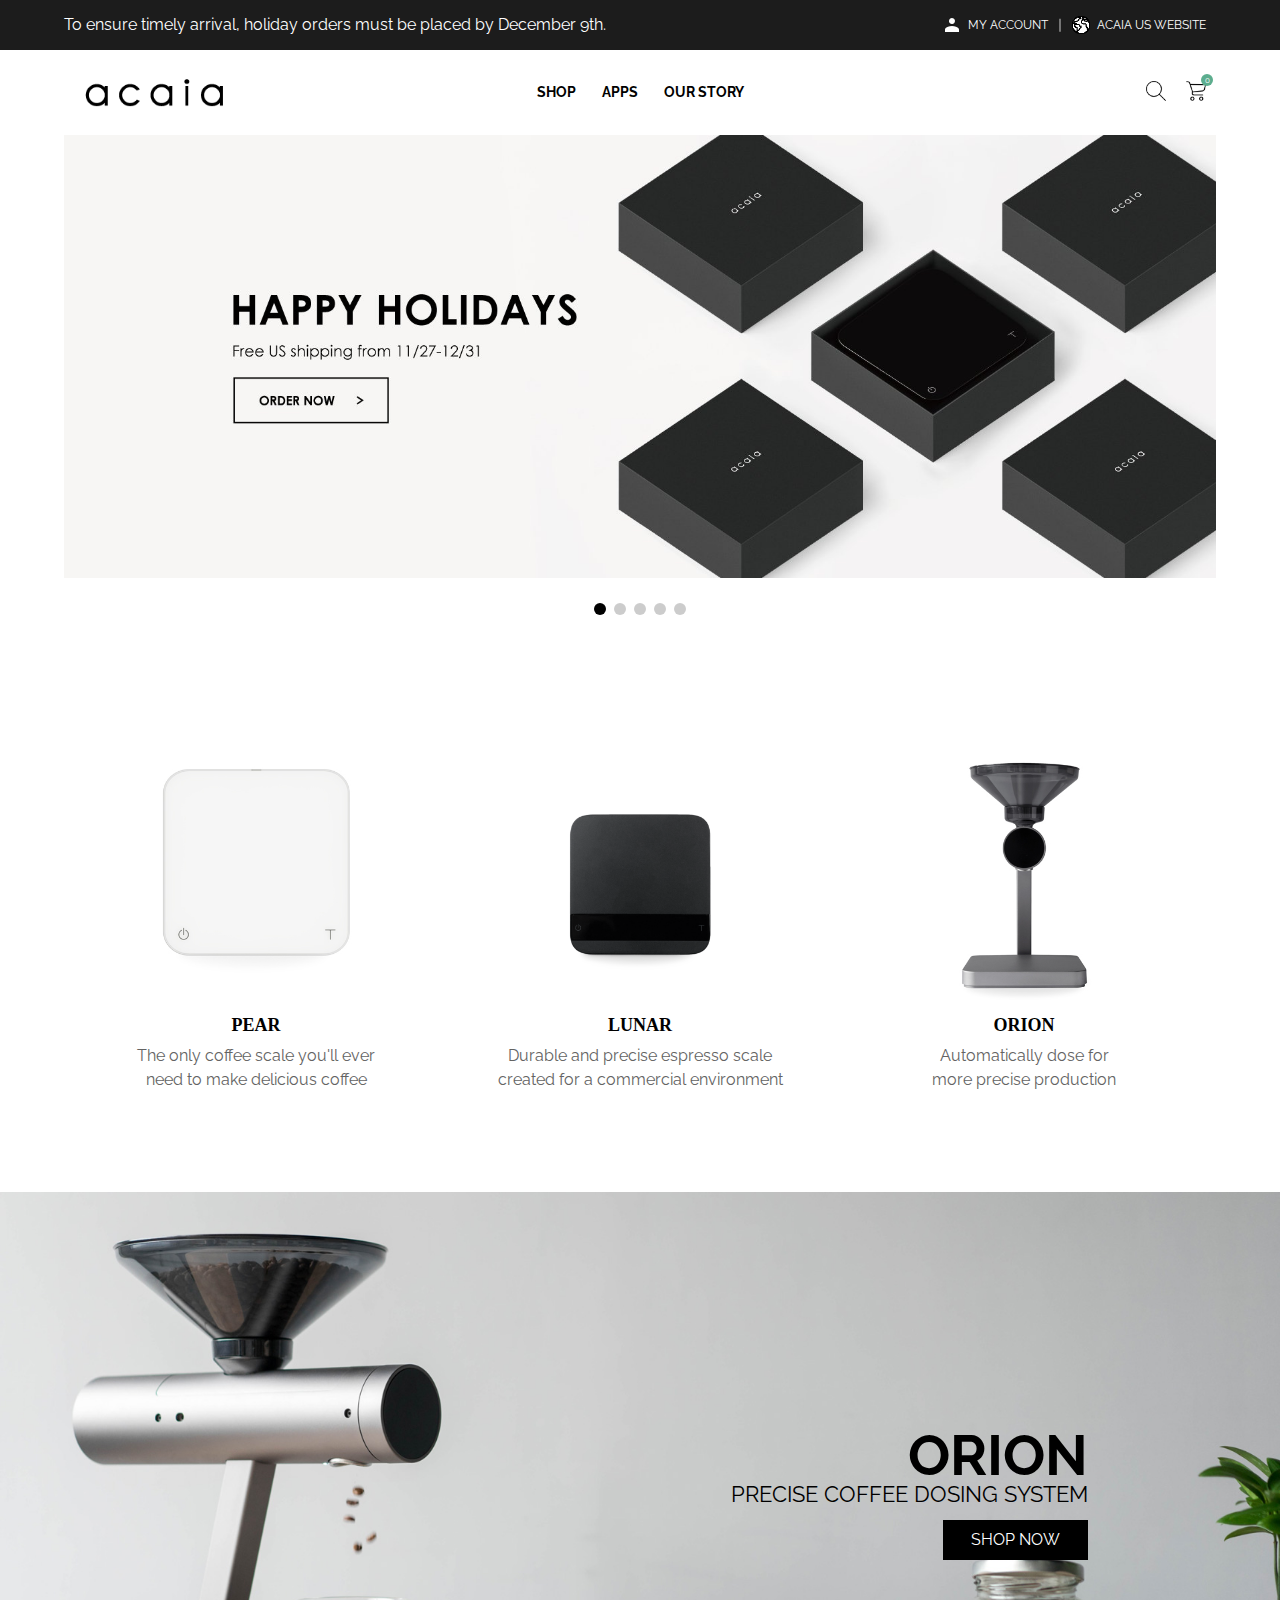
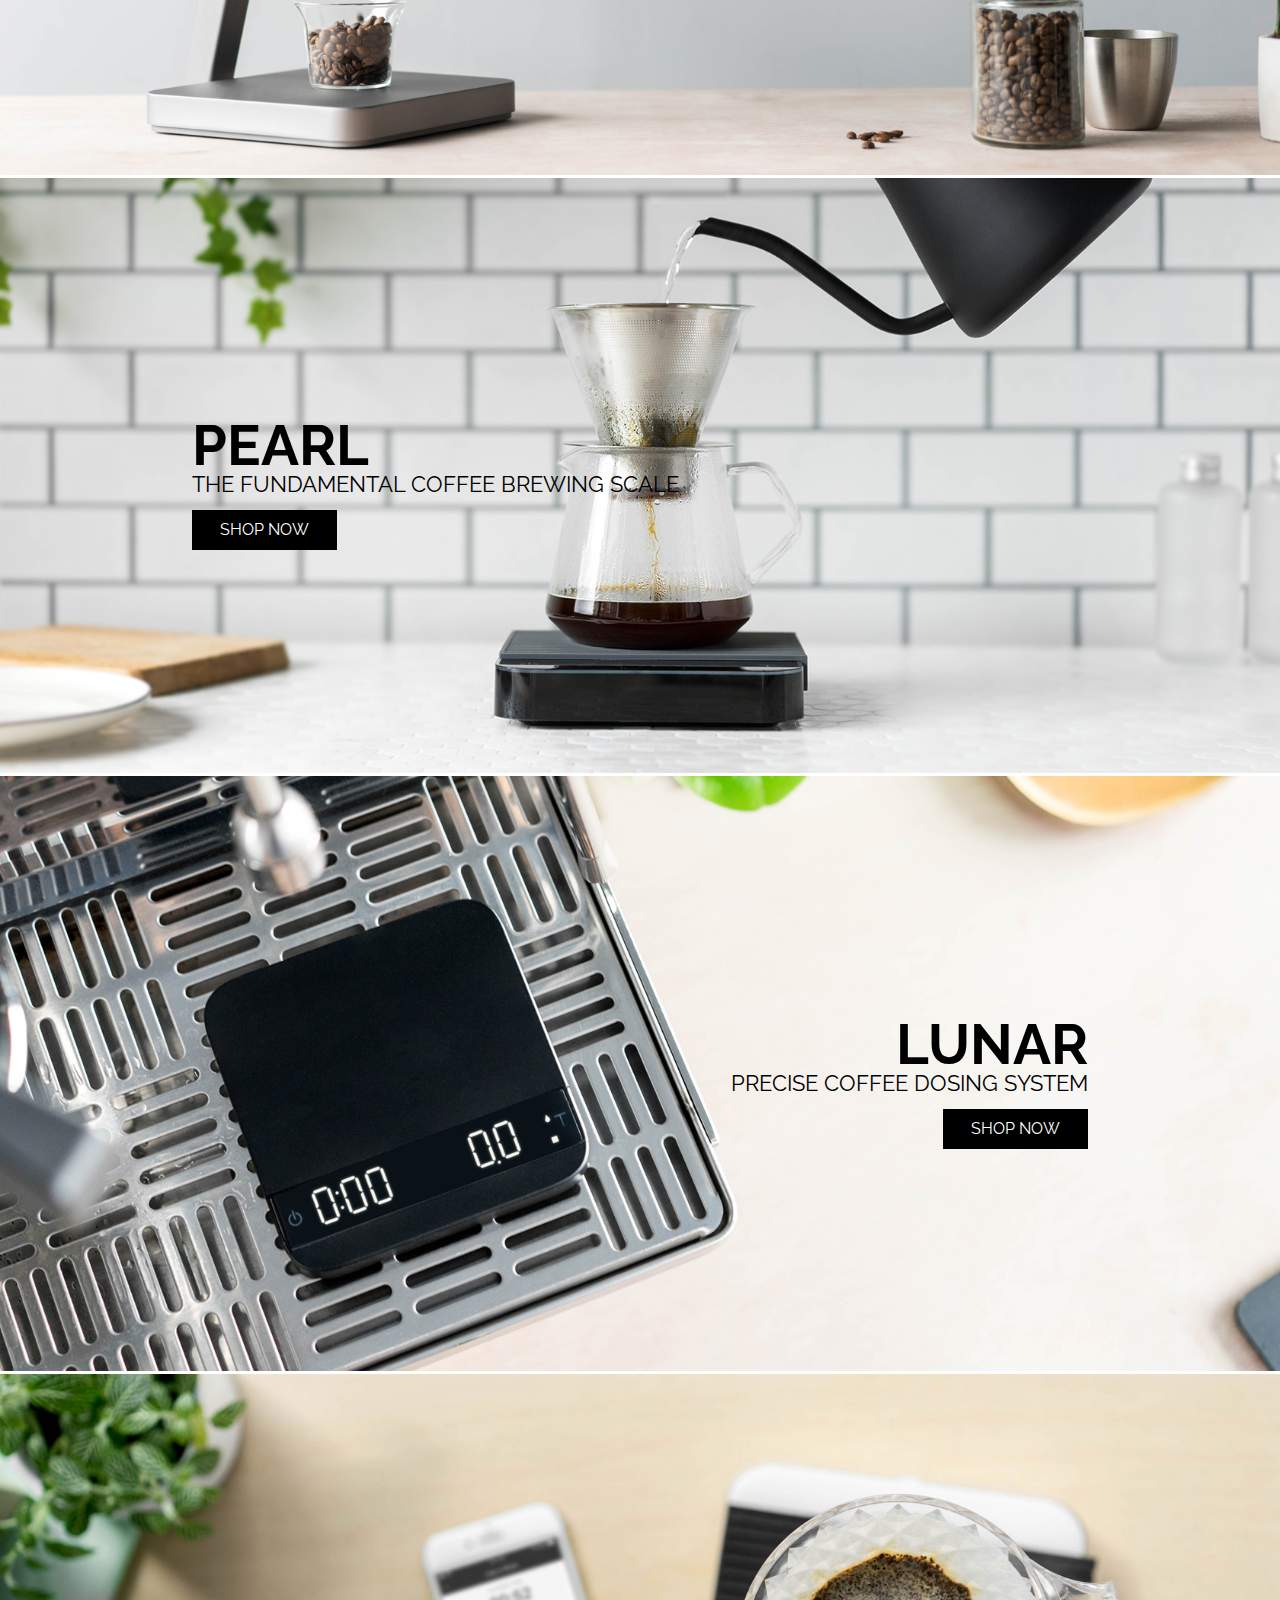
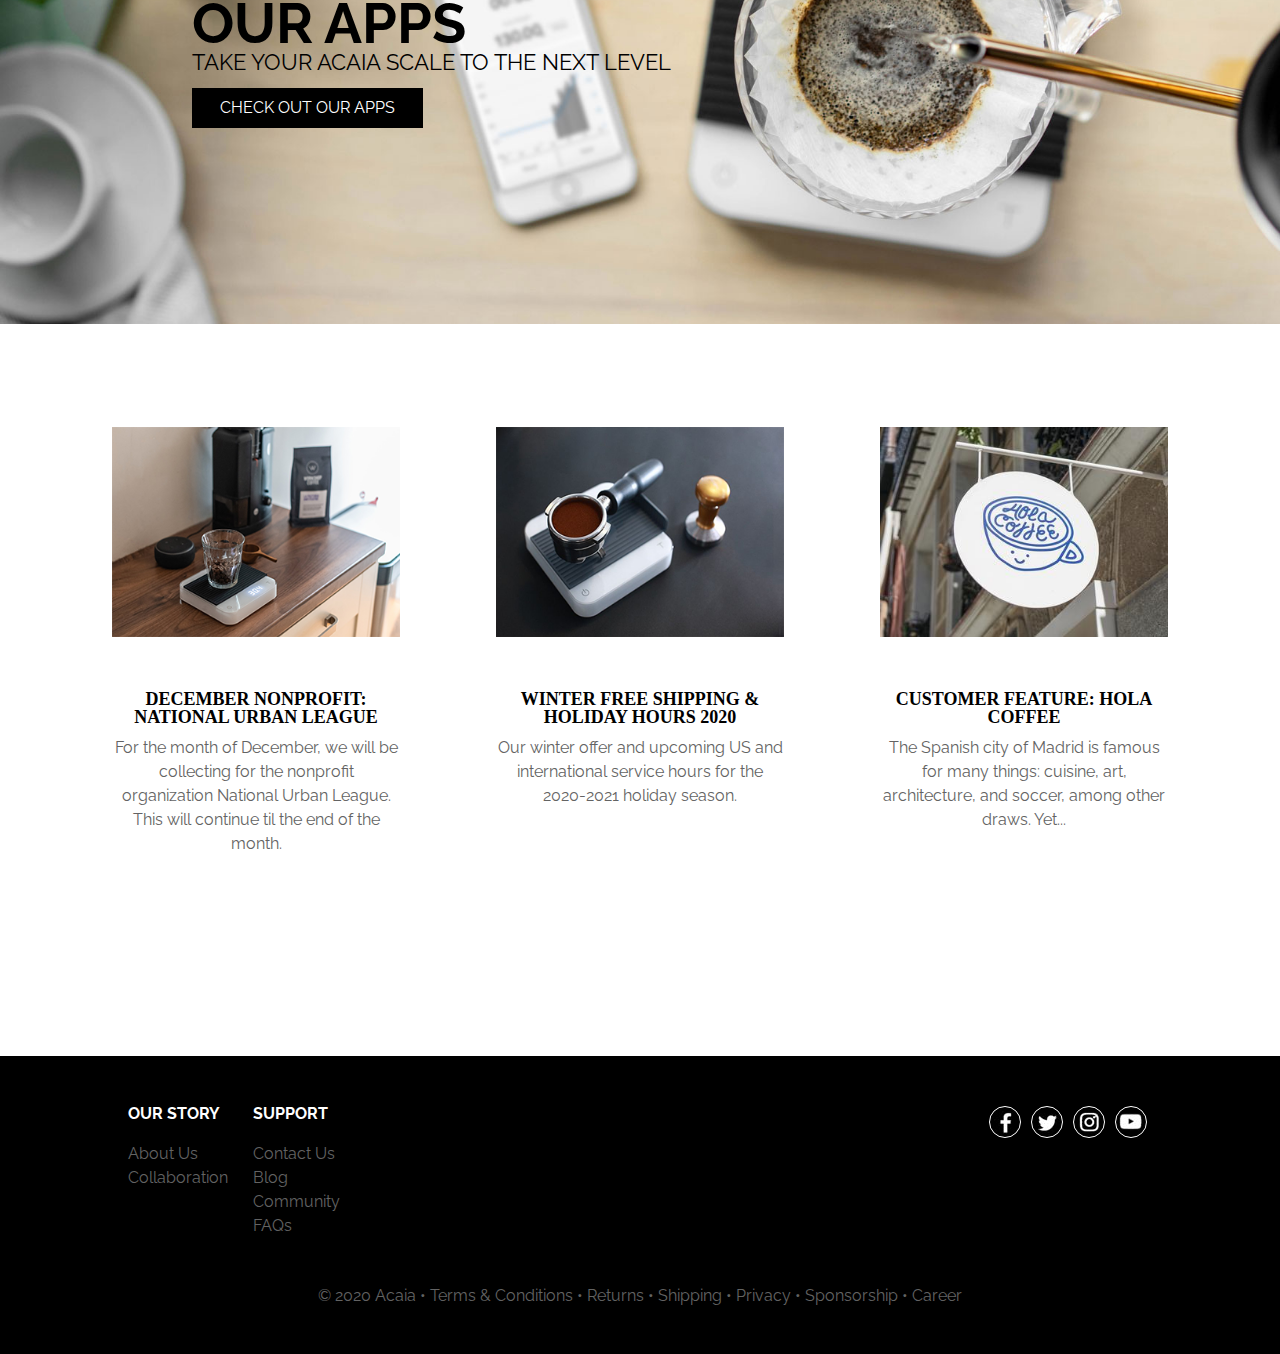
<file: index.html>
<!DOCTYPE html>
<html lang="en">
<head>
     <meta charset="UTF-8">
     <title>Acaia</title>
     <meta name="viewport" content="width=device-width, initial-scale=1, minimum-scale=1, maximum-scale=1">
     <link rel="stylesheet" href="css/swiper-bundle.css">
     <link rel="stylesheet" href="css/swiper.css">
     <link rel="stylesheet" href="css/initial.min.css">
     <link rel="stylesheet" href="css/initial.css">
     <link rel="stylesheet" href="css/layout.css">
     <link rel="stylesheet" href="css/main.css">
     <script type="text/javascript" src="js/jquery.min.js"></script>
     <script type="text/javascript" src="js/common.js"></script>
 </head>
 <body>
   <a class="back_top" href=""></a>
   <header id="m_header">
     <div id="m_slideMenu">
       <div class="slideBar">
         <form action="">
           <input type="text" placeholder="Search our site">
           <span class="search_icon"></span>
         </form>
         <ul>
           <li><a class="active" href="index.html">HOME</a></li>
           <li><a href="subpage/shop.html">STORE</a></li>
           <li><a href="subpage/app.html">OUR APPS</a></li>
           <li>
             <a href="subpage/story.html">OUR STORY</a>
             <div class="submenu_btn">
               <span class="left"></span>
               <span class="right"></span>
             </div>
             <ul class="submenu">
               <li><a href="">ABOUT US</a></li>
               <li><a href="">COLLABORATION</a></li>
               <li><a href="">COMMUNITY</a></li>
               <li><a href="">BLOG</a></li>
             </ul>
           </li>
           <li><a href="">WHERE TO BUY</a></li>
           <li><a href="">GET STARTED</a></li>
           <li><a href="subpage/login.html">MY ACCOUNT</a></li>
           <li><a href="index.html">ACAIA EU WEBSITE</a></li>
         </ul>
       </div>
     </div>
     <nav id="t_nav">
       <div class="innerWrap">
         <div class="column ht_left">
           <p>To ensure timely arrival, holiday orders must be placed by December 9th.</p>
         </div>
       </div>
     </nav>
     <nav id="b_nav">
       <div class="innerWrap">
         <div class="column hb_logo">
           <a href="index.html"></a>
         </div>
         <div class="column hb_rightIcon">
           <a class="icon cart" href=""><img src="img/icon/cart_black_36_2.png" alt=""></a>
           <a class="icon m_menuOpen" href=""></a>
         </div>
       </div>
     </nav>
   </header>
   <header id="header">
     <nav id="t_nav">
       <div class="innerWrap">
         <div class="column ht_left">
           <p>To ensure timely arrival, holiday orders must be placed by December 9th.</p>
         </div>
         <div class="column ht_right">
          <a href="subpage/login.html">MY ACCOUNT</a>
          <a href="index.html">ACAIA US WEBSITE</a>
       </div>
       </div>
     </nav>
     <nav id="b_nav">
       <div class="innerWrap">
         <div class="column hb_logo">
           <a href="index.html"></a>
         </div>
         <ul class="column hb_menu">
           <li><a href="subpage/shop.html">SHOP</a></li>
           <li><a href="subpage/app.html">APPS</a></li>
           <li><a href="subpage/story.html">OUR STORY</a></li>
         </ul>
         <div class="column hb_rightIcon">
           <a class="icon search" href=""><img src="img/icon/search_black_36_2.png" alt=""></a>
           <a class="icon cart" href=""><img src="img/icon/cart_black_36_2.png" alt=""></a>
         </div>
       </div>
     </nav>
   </header>
   <main id="container">
     <section id="section" class="no01">
       <div class="innerWrap">
         <div class="swiper-container">
            <div class="swiper-wrapper">
              <div class="swiper-slide">
                <img class="swiper-img" src="img/mainbanner/bn01.jpg" alt="">
              </div>
              <div class="swiper-slide">
                <img class="swiper-img" src="img/mainbanner/bn02.jpg" alt="">
              </div>
              <div class="swiper-slide">
                <img class="swiper-img" src="img/mainbanner/bn03.jpg" alt="">
              </div>
              <div class="swiper-slide">
                <img class="swiper-img" src="img/mainbanner/bn04.jpg" alt="">
              </div>
              <div class="swiper-slide">
                <img class="swiper-img" src="img/mainbanner/bn05.jpg" alt="">
              </div>
            </div>
            <!-- Add Pagination -->
            <div class="swiper-pagination"></div>
         </div>
       </div>
     </section>
     <section id="section" class="no02">
       <div class="innerWrap">
         <div class="inner">
           <div class="item">
             <img src="img/item/Pearl.jpg" alt="item1">
             <div class="infoBox">
               <h2 class="title">PEAR</h2>
               <p class="desc">
                 The only coffee scale you'll ever
                 <br>
                 need to make delicious coffee
               </p>
             </div>
           </div>
           <div class="item">
             <img src="img/item/lunar.png" alt="item2">
             <div class="infoBox">
               <h2 class="title">LUNAR</h2>
               <p class="desc">
                 Durable and precise espresso scale
                 <br>
                 created for a commercial environment
               </p>
             </div>
           </div>
           <div class="item">
             <img src="img/item/orion.jpg" alt="item3">
             <div class="infoBox">
               <h2 class="title">ORION</h2>
               <p class="desc">
                 Automatically dose for
                 <br>
                 more precise production
               </p>
             </div>
           </div>
         </div>
       </div>
     </section>
     <section id="section" class="no03">
       <div class="inner">
         <div class="item">
           <img src="img/Acaia_Orion_Side_Dosing.jpg" alt="">
           <div class="btnBox right">
             <div class="infoBox">
               <h2 class="title">ORION</h2>
               <p class="desc">PRECISE COFFEE DOSING SYSTEM</p>
             </div>
             <a href="" class="gBtn">SHOP NOW</a>
           </div>
         </div>
         <div class="item">
           <img src="img/Acaia_Pearl_Black_Brewing_Countertop.jpg" alt="">
           <div class="btnBox left">
             <div class="infoBox">
               <h2 class="title">PEARL</h2>
               <p class="desc">THE FUNDAMENTAL COFFEE BREWING SCALE</p>
             </div>
             <a href="" class="gBtn">SHOP NOW</a>
           </div>
         </div>
         <div class="item">
           <img src="img/acaia-lunar-top.jpg" alt="">
           <div class="btnBox right">
             <div class="infoBox">
               <h2 class="title">LUNAR</h2>
               <p class="desc">PRECISE COFFEE DOSING SYSTEM</p>
             </div>
             <a href="" class="gBtn">SHOP NOW</a>
           </div>
         </div>
         <div class="item">
           <img src="img/home_our_apps.jpg" alt="">
           <div class="btnBox left">
             <div class="infoBox">
               <h2 class="title">OUR APPS</h2>
               <p class="desc">TAKE YOUR ACAIA SCALE TO THE NEXT LEVEL</p>
             </div>
             <a href="" class="gBtn">CHECK OUT OUR APPS</a>
           </div>
       </div>
       </div>
     </section>
     <section id="section" class="no04">
       <div class="innerWrap">
         <div class="inner">
           <div class="item">
             <div class="zoom">
               <img src="img/item/dc.png" alt="item1">
             </div>
             <div class="infoBox">
               <h2 class="title">DECEMBER NONPROFIT: NATIONAL URBAN LEAGUE</h2>
               <p class="desc">
                 For the month of December, we will be collecting

                 for the nonprofit organization National Urban

                 League. This will continue til the end of the

                 month.
               </p>
             </div>
           </div>
           <div class="item">
             <div class="zoom">
               <img src="img/item/wf.png" alt="item2">
             </div>
             <div class="infoBox">
               <h2 class="title">WINTER FREE SHIPPING & HOLIDAY HOURS 2020</h2>
               <p class="desc">
                 Our winter offer and upcoming US and

                 international service hours for the 2020-2021

                 holiday season.
               </p>
             </div>
           </div>
           <div class="item">
             <div class="zoom">
               <img src="img/item/HolaCoffee.jpg" alt="item3">
             </div>
             <div class="infoBox">
               <h2 class="title">CUSTOMER FEATURE: HOLA COFFEE</h2>
               <p class="desc">
                 The Spanish city of Madrid is famous for many

                 things: cuisine, art, architecture, and soccer,

                 among other draws. Yet...
               </p>
             </div>
           </div>
         </div>
       </div>
     </section>
   </main>
   <footer id="footer">
     <div class="innerWrap">
       <div class="inner">
         <div class="item f_top">
           <div class="widget">
             <ul>
               <li><h2>OUR STORY</h2></li>
               <li><a href="">About Us</a></li>
               <li><a href="">Collaboration</a></li>
             </ul>
             <ul>
               <li><h2>SUPPORT</h2></li>
               <li><a href="">Contact Us</a></li>
               <li><a href="">Blog</a></li>
               <li><a href="">Community</a></li>
               <li><a href="">FAQs</a></li>
             </ul>
           </div>
           <div class="snsBox">
             <a class="facebook" href=""></a>
             <a class="twitter" href=""></a>
             <a class="instargram" href=""></a>
             <a class="youtube" href=""></a>
           </div>
         </div>
         <div class="item f_bottom">
           <p>
             © 2020 Acaia • <a href="">Terms & Conditions</a> • <a href="">Returns</a> • <a href="">Shipping</a> • <a href="">Privacy</a> • <a href="">Sponsorship</a> • <a href="">Career</a>
           </p>

         </div>
       </div>
     </div>
   </footer>
   <!-- swiper -->
   <script type="text/javascript" src="js/swiper-bundle.js"></script>
   <script>
    var swiper = new Swiper('.swiper-container', {
      spaceBetween:0,
      centeredSlides: true,
      loop:true,
      autoplay: {
        delay: 2500,
        disableOnInteraction: false,
      },
      pagination: {
        el: '.swiper-pagination',
        clickable: true,
      }
    });
  </script>
 </body>
 </html>
</file>
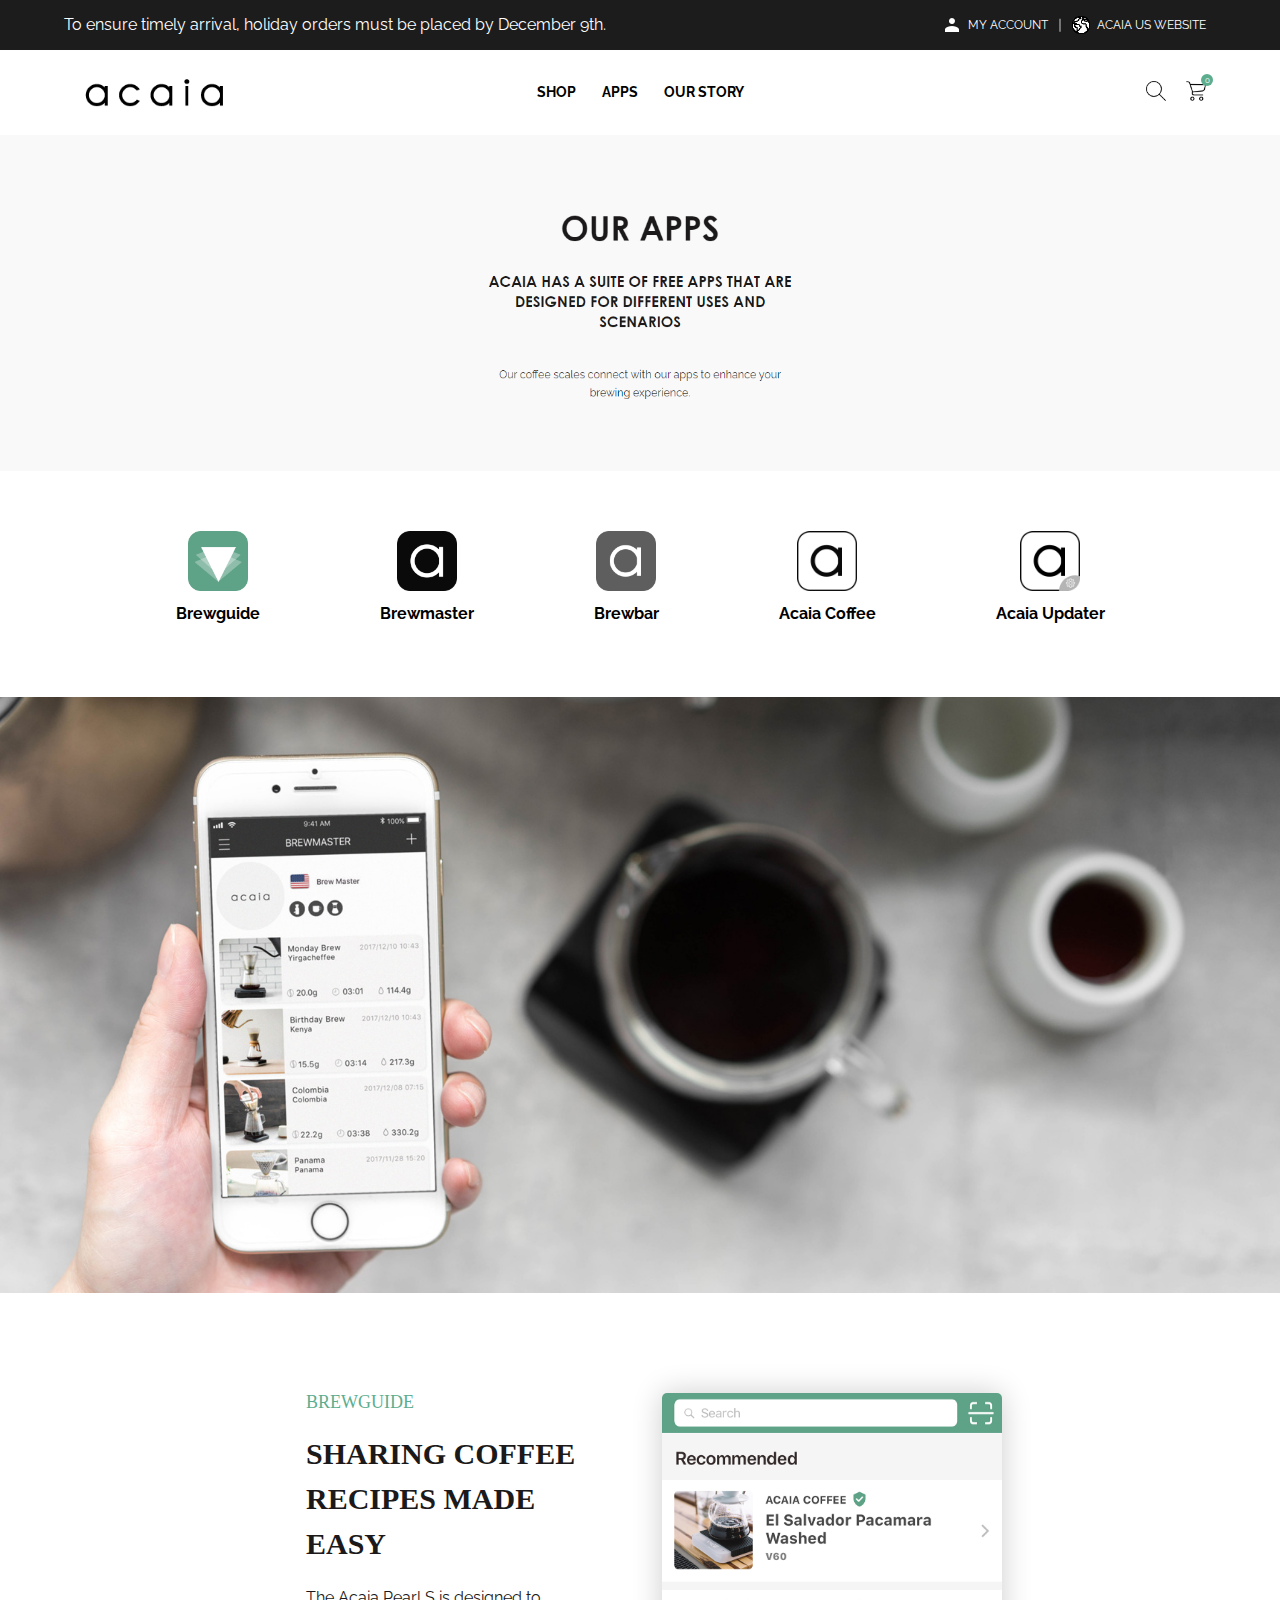
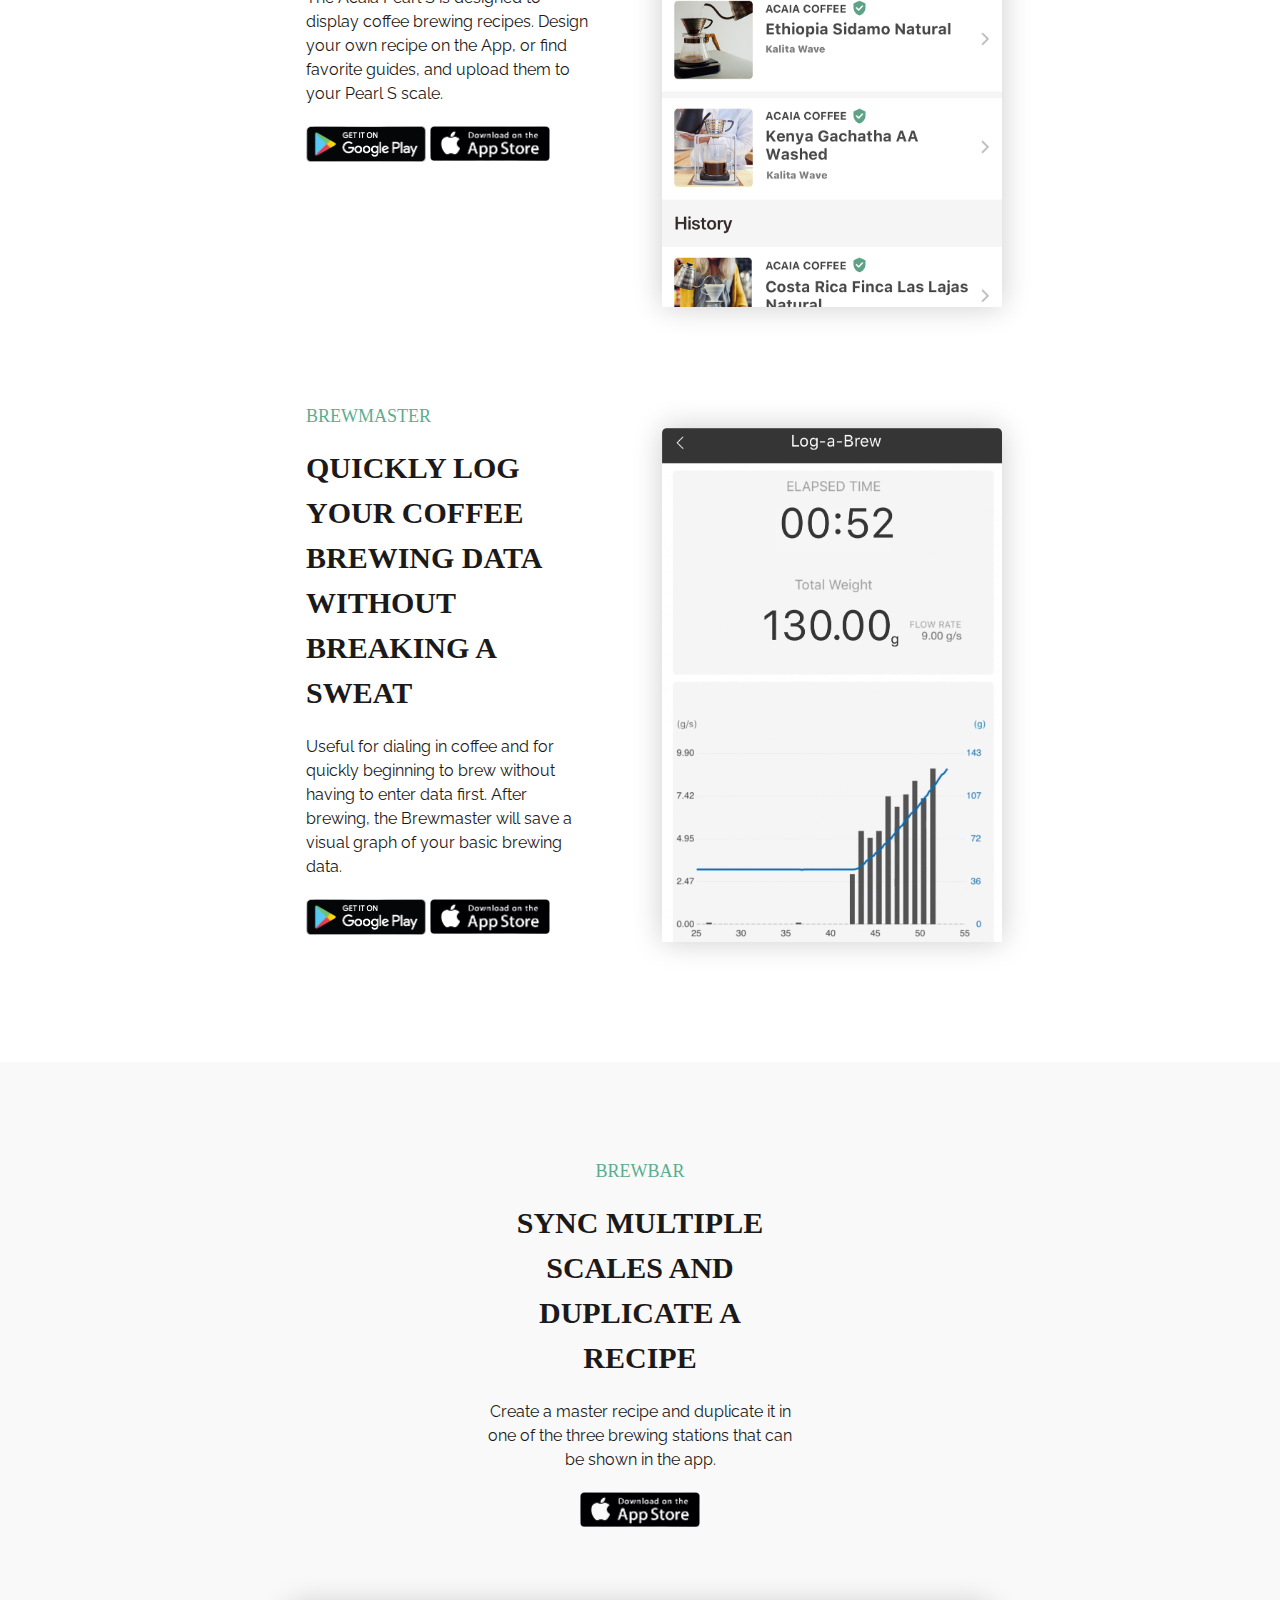
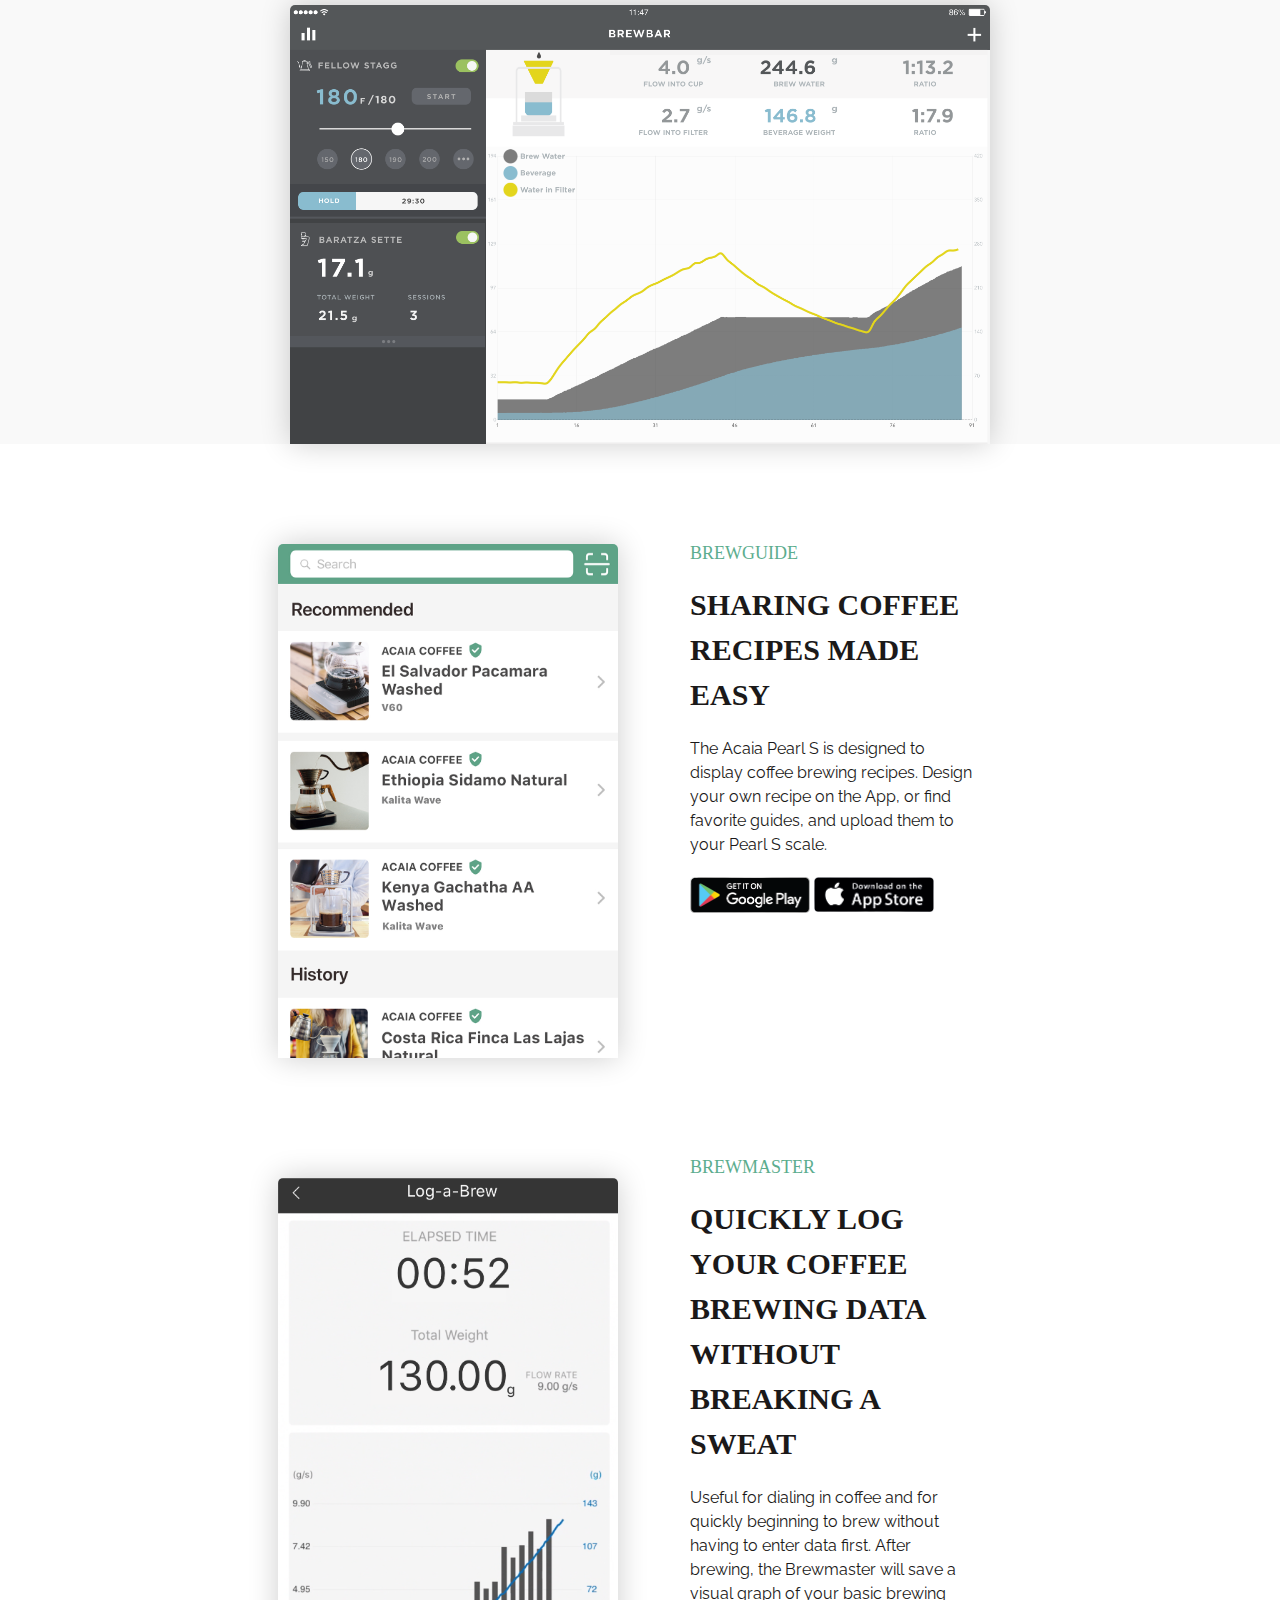
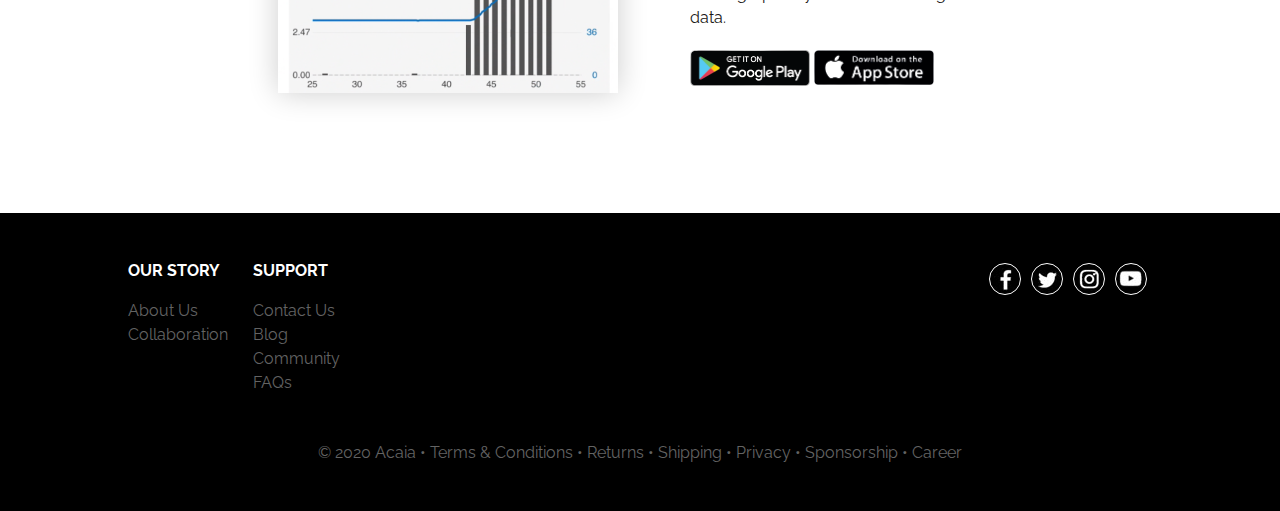
<file: subpage/app.html>
<!DOCTYPE html>
<html lang="en">
<head>
     <meta charset="UTF-8">
     <title>Acaia</title>
     <meta name="viewport" content="width=device-width, initial-scale=1, minimum-scale=1, maximum-scale=1">
     <link rel="stylesheet" href="../css/initial.min.css">
     <link rel="stylesheet" href="../css/initial.css">
     <link rel="stylesheet" href="../css/layout.css">
     <link rel="stylesheet" href="../css/app.css">
     <script type="text/javascript" src="../js/jquery.min.js"></script>
     <script type="text/javascript" src="../js/common.js"></script>
 </head>
 <body>
   <a class="back_top" href=""></a>
   <header id="m_header">
     <div id="m_slideMenu">
       <div class="slideBar">
         <form action="">
           <input type="text" placeholder="Search our site">
           <span class="search_icon"></span>
         </form>
         <ul>
           <li><a class="active" href="../index.html">HOME</a></li>
           <li><a href="shop.html">STORE</a></li>
           <li><a href="app.html">OUR APPS</a></li>
           <li>
             <a href="story.html">OUR STORY</a>
             <div class="submenu_btn">
               <span class="left"></span>
               <span class="right"></span>
             </div>
             <ul class="submenu">
               <li><a href="">ABOUT US</a></li>
               <li><a href="">COLLABORATION</a></li>
               <li><a href="">COMMUNITY</a></li>
               <li><a href="">BLOG</a></li>
             </ul>
           </li>
           <li><a href="">WHERE TO BUY</a></li>
           <li><a href="">GET STARTED</a></li>
           <li><a href="login.html">MY ACCOUNT</a></li>
           <li><a href="../index.html">ACAIA EU WEBSITE</a></li>
         </ul>
       </div>
     </div>
     <nav id="t_nav">
       <div class="innerWrap">
         <div class="column ht_left">
           <p>To ensure timely arrival, holiday orders must be placed by December 9th.</p>
         </div>
       </div>
     </nav>
     <nav id="b_nav">
       <div class="innerWrap">
         <div class="column hb_logo">
           <a href="../index.html"></a>
         </div>
         <div class="column hb_rightIcon">
           <a class="icon cart" href=""><img src="../img/icon/cart_black_36_2.png" alt=""></a>
           <a class="icon m_menuOpen" href=""></a>
         </div>
       </div>
     </nav>
   </header>
   <header id="header">
     <nav id="t_nav">
       <div class="innerWrap">
         <div class="column ht_left">
           <p>To ensure timely arrival, holiday orders must be placed by December 9th.</p>
         </div>
         <div class="column ht_right">
          <a href="login.html">MY ACCOUNT</a>
          <a href="../index.html">ACAIA US WEBSITE</a>
       </div>
       </div>
     </nav>
     <nav id="b_nav">
       <div class="innerWrap">
         <div class="column hb_logo">
           <a href="../index.html"></a>
         </div>
         <ul class="column hb_menu">
           <li><a href="shop.html">SHOP</a></li>
           <li><a href="app.html">APPS</a></li>
           <li><a href="story.html">OUR STORY</a></li>
         </ul>
         <div class="column hb_rightIcon">
           <a class="icon search" href=""><img src="../img/icon/search_black_36_2.png" alt=""></a>
           <a class="icon cart" href=""><img src="../img/icon/cart_black_36_2.png" alt=""></a>
         </div>
       </div>
     </nav>
   </header>
   <main id="container">
     <section id="section" class="no01">
       <div class="inner">
         <div class="item">
           <img src="../img/app/appbn.png" alt="">
           <div class="innerWrap">
             <div class="appBox">
               <a href="">
                 <img src="../img/icon/icon_brewguide.png" alt="">
                 <h2 class="title">Brewguide</h2>
               </a>
               <a href="">
                 <img src="../img/icon/icon_brewmaster.png" alt="">
                 <h2 class="title">Brewmaster</h2>
               </a>
               <a href="">
                 <img src="../img/icon/icon_brewbar.png" alt="">
                 <h2 class="title">Brewbar</h2>
               </a>
               <a href="">
                 <img src="../img/icon/icon_acaiacoffee_new.png" alt="">
                 <h2 class="title">Acaia Coffee</h2>
               </a>
               <a href="">
                 <img src="../img/icon/icon_pearlupdater_new.png" alt="">
                 <h2 class="title">Acaia Updater</h2>
               </a>
             </div>
           </div>
           <img src="../img/app/acaia-apps-brewmaster-home.jpg" alt="">
         </div>
       </div>
     </section>
     <section id="section" class="no02">
       <div class="innerWrap">
         <div class="inner">
           <div class="item">
             <div class="appContents left">
               <div class="appInfo">
                 <p class="name">BREWGUIDE</p>
                 <h2 class="title">SHARING COFFEE RECIPES MADE EASY</h2>
                 <p class="desc">
                   The Acaia Pearl S is designed to display coffee brewing recipes.
                   Design your own recipe on the App, or find favorite guides, and upload them to your Pearl S scale.
                 </p>
               </div>
               <div class="btnBox">
                 <a class="googleplay" href=""></a>
                 <a class="appstore" href=""></a>
               </div>
             </div>
             <div class="appContents right">
              <img src="../img/app/brewmaster_brewguide.jpg" alt="">
             </div>
           </div>
         </div>
       </div>
       <div class="innerWrap">
         <div class="inner">
           <div class="item">
             <div class="appContents left">
               <div class="appInfo">
                 <p class="name">BREWMASTER</p>
                 <h2 class="title">QUICKLY LOG YOUR COFFEE BREWING DATA WITHOUT BREAKING A SWEAT</h2>
                 <p class="desc">
                   Useful for dialing in coffee and for quickly beginning to brew without having to enter data first.
                   After brewing, the Brewmaster will save a visual graph of your basic brewing data.
                 </p>
               </div>
               <div class="btnBox">
                 <a class="googleplay" href=""></a>
                 <a class="appstore" href=""></a>
               </div>
             </div>
             <div class="appContents right">
              <img src="../img/app/brewmaster_brewing.png" alt="">
             </div>
           </div>
         </div>
       </div>
     </section>
     <section id="section" class="no03">
       <div class="inner">
         <div class="item">
           <div class="appContents upper">
             <div class="appInfo">
               <p class="name">BREWBAR</p>
               <h2 class="title">SYNC MULTIPLE SCALES AND DUPLICATE A RECIPE</h2>
               <p class="desc">
                 Create a master recipe and duplicate it in one of the three
                 brewing stations that can be shown in the app.
               </p>
             </div>
             <div class="btnBox">
               <a class="googleplay" href=""></a>
               <a class="appstore" href=""></a>
             </div>
           </div>
           <div class="appContents lower">
             <img src="../img/app/brewbar_brew_2x.png" alt="">
           </div>
         </div>
       </div>
     </section>
     <section id="section" class="no04">
       <div class="innerWrap">
         <div class="inner">
           <div class="item">
             <div class="appContents left">
               <img src="../img/app/brewmaster_brewguide.jpg" alt="">
             </div>
             <div class="appContents right">
               <div class="appInfo">
                 <p class="name">BREWGUIDE</p>
                 <h2 class="title">SHARING COFFEE RECIPES MADE EASY</h2>
                 <p class="desc">
                   The Acaia Pearl S is designed to display coffee brewing recipes.
                   Design your own recipe on the App, or find favorite guides, and upload them to your Pearl S scale.
                 </p>
               </div>
               <div class="btnBox">
                 <a class="googleplay" href=""></a>
                 <a class="appstore" href=""></a>
               </div>
             </div>
           </div>
         </div>
       </div>
       <div class="innerWrap">
         <div class="inner">
           <div class="item">
             <div class="appContents left">
               <img src="../img/app/brewmaster_brewing.png" alt="">
             </div>
             <div class="appContents right">
               <div class="appInfo">
                 <p class="name">BREWMASTER</p>
                 <h2 class="title">QUICKLY LOG YOUR COFFEE BREWING DATA WITHOUT BREAKING A SWEAT</h2>
                 <p class="desc">
                   Useful for dialing in coffee and for quickly beginning to brew without having to enter data first.
                   After brewing, the Brewmaster will save a visual graph of your basic brewing data.
                 </p>
               </div>
               <div class="btnBox">
                 <a class="googleplay" href=""></a>
                 <a class="appstore" href=""></a>
               </div>
             </div>
           </div>
         </div>
       </div>
     </section>
   </main>
   <footer id="footer">
     <div class="innerWrap">
       <div class="inner">
         <div class="item f_top">
           <div class="widget">
             <ul>
               <li><h2>OUR STORY</h2></li>
               <li><a href="">About Us</a></li>
               <li><a href="">Collaboration</a></li>
             </ul>
             <ul>
               <li><h2>SUPPORT</h2></li>
               <li><a href="">Contact Us</a></li>
               <li><a href="">Blog</a></li>
               <li><a href="">Community</a></li>
               <li><a href="">FAQs</a></li>
             </ul>
           </div>
           <div class="snsBox">
             <a class="facebook" href=""></a>
             <a class="twitter" href=""></a>
             <a class="instargram" href=""></a>
             <a class="youtube" href=""></a>
           </div>
         </div>
         <div class="item f_bottom">
           <p>
             © 2020 Acaia • <a href="">Terms & Conditions</a> • <a href="">Returns</a> • <a href="">Shipping</a> • <a href="">Privacy</a> • <a href="">Sponsorship</a> • <a href="">Career</a>
           </p>

         </div>
       </div>
     </div>
   </footer>
 </body>
 </html>
</file>
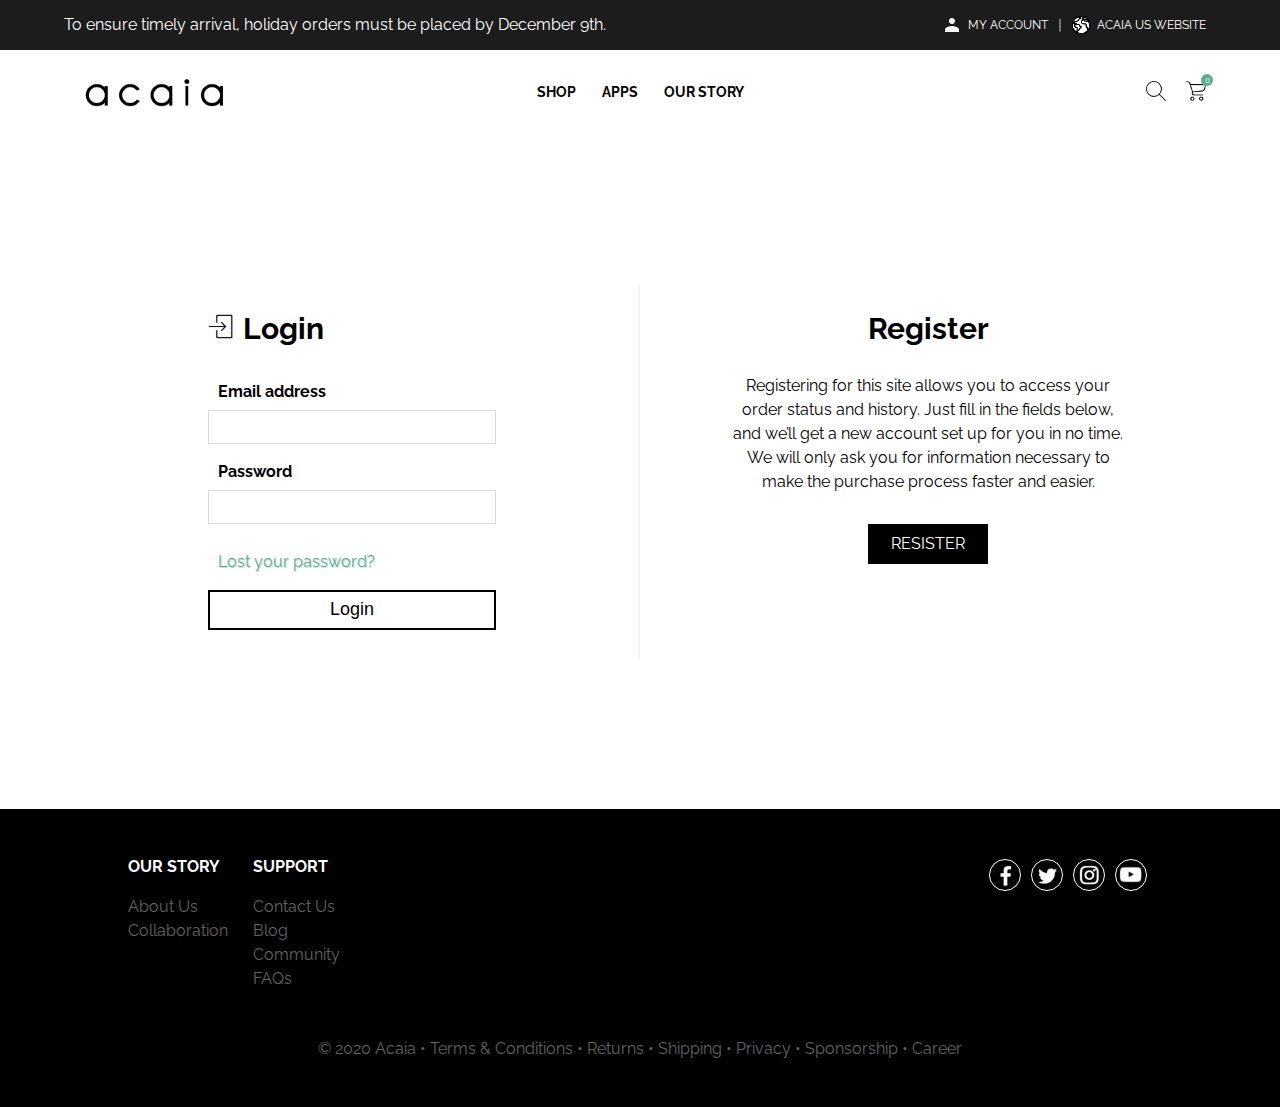
<file: subpage/login.html>
<!DOCTYPE html>
<html lang="en">
<head>
     <meta charset="UTF-8">
     <title>Acaia</title>
     <meta name="viewport" content="width=device-width, initial-scale=1, minimum-scale=1, maximum-scale=1">
     <link rel="stylesheet" href="../css/initial.min.css">
     <link rel="stylesheet" href="../css/initial.css">
     <link rel="stylesheet" href="../css/layout.css">
     <link rel="stylesheet" href="../css/login.css">
     <script type="text/javascript" src="../js/jquery.min.js"></script>
     <script type="text/javascript" src="../js/common.js"></script>
 </head>
 <body>
   <a class="back_top" href=""></a>
   <header id="m_header">
     <div id="m_slideMenu">
       <div class="slideBar">
         <form action="">
           <input type="text" placeholder="Search our site">
           <span class="search_icon"></span>
         </form>
         <ul>
           <li><a class="active" href="../index.html">HOME</a></li>
           <li><a href="shop.html">STORE</a></li>
           <li><a href="app.html">OUR APPS</a></li>
           <li>
             <a href="story.html">OUR STORY</a>
             <div class="submenu_btn">
               <span class="left"></span>
               <span class="right"></span>
             </div>
             <ul class="submenu">
               <li><a href="">ABOUT US</a></li>
               <li><a href="">COLLABORATION</a></li>
               <li><a href="">COMMUNITY</a></li>
               <li><a href="">BLOG</a></li>
             </ul>
           </li>
           <li><a href="">WHERE TO BUY</a></li>
           <li><a href="">GET STARTED</a></li>
           <li><a href="login.html">MY ACCOUNT</a></li>
           <li><a href="../index.html">ACAIA EU WEBSITE</a></li>
         </ul>
       </div>
     </div>
     <nav id="t_nav">
       <div class="innerWrap">
         <div class="column ht_left">
           <p>To ensure timely arrival, holiday orders must be placed by December 9th.</p>
         </div>
       </div>
     </nav>
     <nav id="b_nav">
       <div class="innerWrap">
         <div class="column hb_logo">
           <a href="../index.html"></a>
         </div>
         <div class="column hb_rightIcon">
           <a class="icon cart" href=""><img src="../img/icon/cart_black_36_2.png" alt=""></a>
           <a class="icon m_menuOpen" href=""></a>
         </div>
       </div>
     </nav>
   </header>
   <header id="header">
     <nav id="t_nav">
       <div class="innerWrap">
         <div class="column ht_left">
           <p>To ensure timely arrival, holiday orders must be placed by December 9th.</p>
         </div>
         <div class="column ht_right">
          <a href="login.html">MY ACCOUNT</a>
          <a href="../index.html">ACAIA US WEBSITE</a>
       </div>
       </div>
     </nav>
     <nav id="b_nav">
       <div class="innerWrap">
         <div class="column hb_logo">
           <a href="../index.html"></a>
         </div>
         <ul class="column hb_menu">
           <li><a href="shop.html">SHOP</a></li>
           <li><a href="app.html">APPS</a></li>
           <li><a href="story.html">OUR STORY</a></li>
         </ul>
         <div class="column hb_rightIcon">
           <a class="icon search" href=""><img src="../img/icon/search_black_36_2.png" alt=""></a>
           <a class="icon cart" href=""><img src="../img/icon/cart_black_36_2.png" alt=""></a>
         </div>
       </div>
     </nav>
   </header>
   <main id="container">
     <section id="section" class="no01">
       <div class="innerWrap">
         <div class="inner left">
           <div class="item">
             <h2 class="title">Login</h2>
             <form action="">
               <label for="email">Email address</label>
               <input type="text" id="email">
               <label for="password">Password</label>
               <input type="text" id="password">
             </form>
             <div class="btnBox">
               <a href="">Lost your password?</a>
               <button type="button" name="button" class="loginBtn">Login</button>
             </div>
           </div>
         </div>
         <div class="inner right">
           <div class="item ">
             <h2 class="title">Register</h2>
             <p>
               Registering for this site allows you to access your order status and history. Just fill in the fields below, and we’ll get a new account set up for you in no time. We will only ask you for information necessary to make the purchase process faster and easier.
             </p>
             <a href="" class="resisterBtn">RESISTER</a>
           </div>
         </div>
       </div>
     </section>
   </main>
   <footer id="footer">
     <div class="innerWrap">
       <div class="inner">
         <div class="item f_top">
           <div class="widget">
             <ul>
               <li><h2>OUR STORY</h2></li>
               <li><a href="">About Us</a></li>
               <li><a href="">Collaboration</a></li>
             </ul>
             <ul>
               <li><h2>SUPPORT</h2></li>
               <li><a href="">Contact Us</a></li>
               <li><a href="">Blog</a></li>
               <li><a href="">Community</a></li>
               <li><a href="">FAQs</a></li>
             </ul>
           </div>
           <div class="snsBox">
             <a class="facebook" href=""></a>
             <a class="twitter" href=""></a>
             <a class="instargram" href=""></a>
             <a class="youtube" href=""></a>
           </div>
         </div>
         <div class="item f_bottom">
           <p>
             © 2020 Acaia • <a href="">Terms & Conditions</a> • <a href="">Returns</a> • <a href="">Shipping</a> • <a href="">Privacy</a> • <a href="">Sponsorship</a> • <a href="">Career</a>
           </p>

         </div>
       </div>
     </div>
   </footer>
 </body>
 </html>
</file>
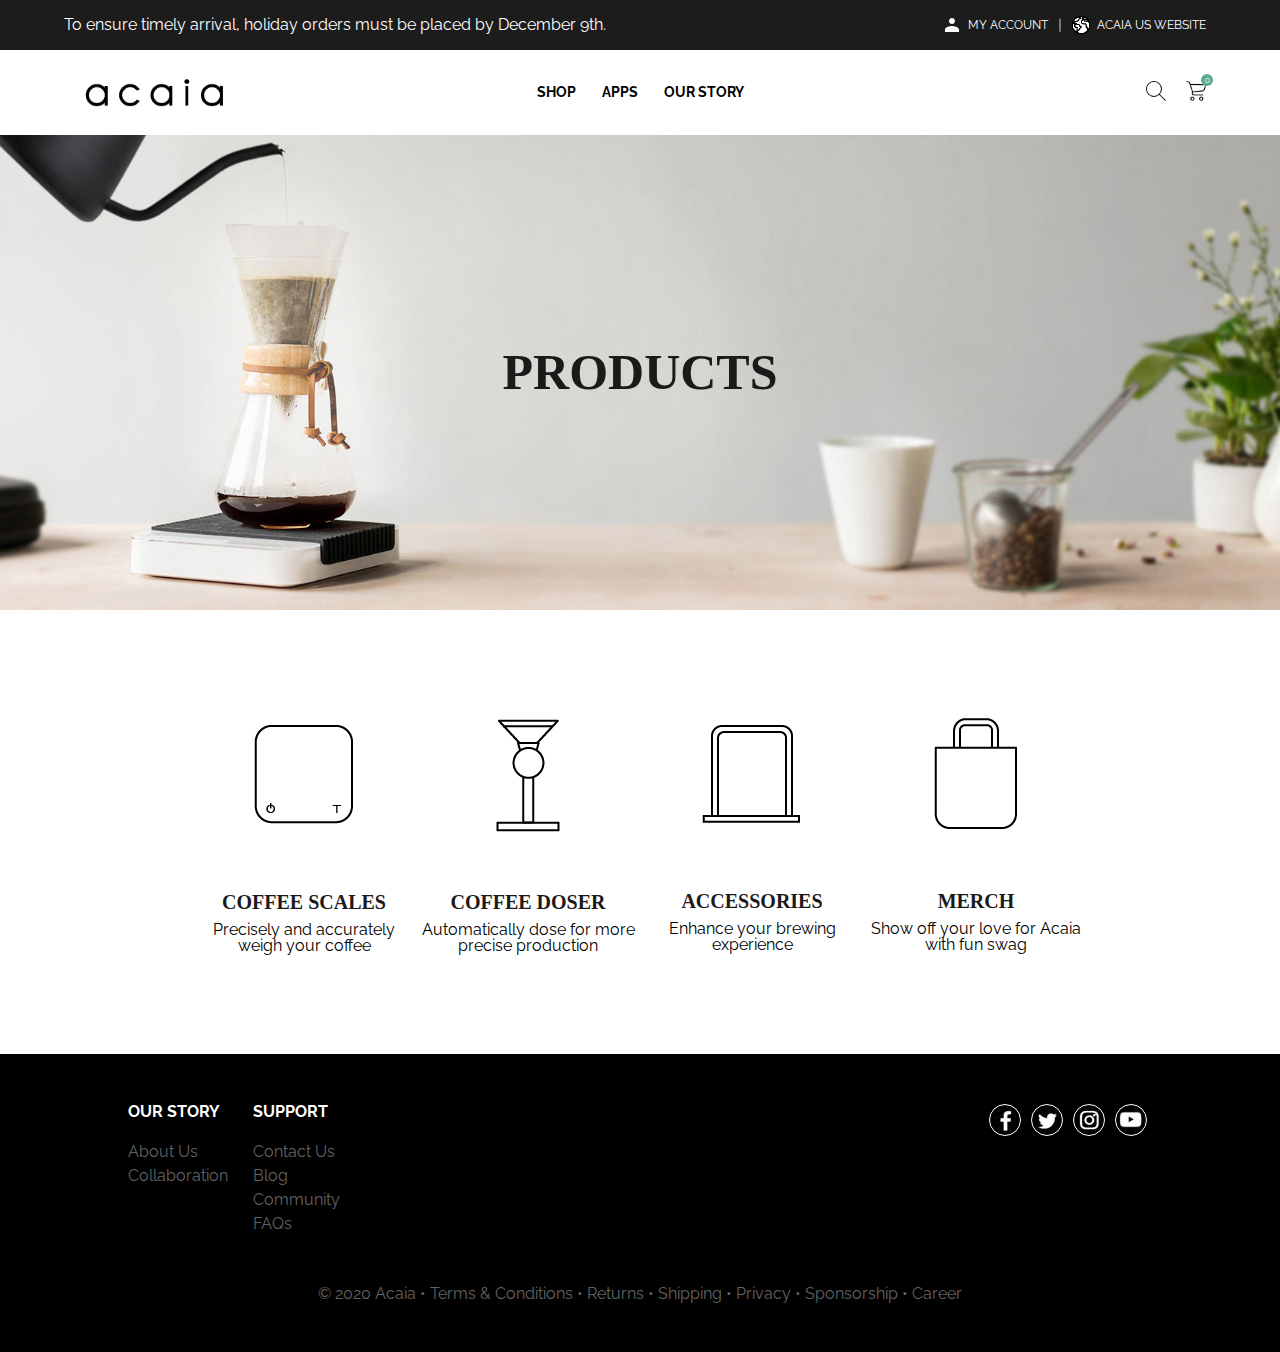
<file: subpage/shop.html>
<!DOCTYPE html>
<html lang="en">
<head>
     <meta charset="UTF-8">
     <title>Acaia</title>
     <meta name="viewport" content="width=device-width, initial-scale=1, minimum-scale=1, maximum-scale=1">
     <!-- <link rel="stylesheet" href="../css/swiper-bundle.css">
     <link rel="stylesheet" href="../css/swiper.css"> -->
     <link rel="stylesheet" href="../css/initial.min.css">
     <link rel="stylesheet" href="../css/initial.css">
     <link rel="stylesheet" href="../css/layout.css">
     <link rel="stylesheet" href="../css/shop.css">
     <script type="text/javascript" src="../js/jquery.min.js"></script>
     <script type="text/javascript" src="../js/common.js"></script>
 </head>
 <body>
   <a class="back_top" href=""></a>
   <header id="m_header">
     <div id="m_slideMenu">
       <div class="slideBar">
         <form action="">
           <input type="text" placeholder="Search our site">
           <span class="search_icon"></span>
         </form>
         <ul>
           <li><a class="active" href="index.html">HOME</a></li>
           <li><a href="shop.html">STORE</a></li>
           <li><a href="app.html">OUR APPS</a></li>
           <li>
             <a href="story.html">OUR STORY</a>
             <div class="submenu_btn">
               <span class="left"></span>
               <span class="right"></span>
             </div>
             <ul class="submenu">
               <li><a href="">ABOUT US</a></li>
               <li><a href="">COLLABORATION</a></li>
               <li><a href="">COMMUNITY</a></li>
               <li><a href="">BLOG</a></li>
             </ul>
           </li>
           <li><a href="">WHERE TO BUY</a></li>
           <li><a href="">GET STARTED</a></li>
           <li><a href="login.html">MY ACCOUNT</a></li>
           <li><a href="../index.html">ACAIA EU WEBSITE</a></li>
         </ul>
       </div>
     </div>
     <nav id="t_nav">
       <div class="innerWrap">
         <div class="column ht_left">
           <p>To ensure timely arrival, holiday orders must be placed by December 9th.</p>
         </div>
       </div>
     </nav>
     <nav id="b_nav">
       <div class="innerWrap">
         <div class="column hb_logo">
           <a href="../index.html"></a>
         </div>
         <div class="column hb_rightIcon">
           <a class="icon cart" href=""><img src="../img/icon/cart_black_36_2.png" alt=""></a>
           <a class="icon m_menuOpen" href=""></a>
         </div>
       </div>
     </nav>
   </header>
   <header id="header">
     <nav id="t_nav">
       <div class="innerWrap">
         <div class="column ht_left">
           <p>To ensure timely arrival, holiday orders must be placed by December 9th.</p>
         </div>
         <div class="column ht_right">
          <a href="login.html">MY ACCOUNT</a>
          <a href="../index.html">ACAIA US WEBSITE</a>
       </div>
       </div>
     </nav>
     <nav id="b_nav">
       <div class="innerWrap">
         <div class="column hb_logo">
           <a href="../index.html"></a>
         </div>
         <ul class="column hb_menu">
           <li><a href="shop.html">SHOP</a></li>
           <li><a href="app.html">APPS</a></li>
           <li><a href="story.html">OUR STORY</a></li>
         </ul>
         <div class="column hb_rightIcon">
           <a class="icon search" href=""><img src="../img/icon/search_black_36_2.png" alt=""></a>
           <a class="icon cart" href=""><img src="../img/icon/cart_black_36_2.png" alt=""></a>
         </div>
       </div>
     </nav>
   </header>
   <main id="container">
     <section id="section" class="no01">
       <div class="inner">
         <div class="item">
           <img src="../img/shop/banner-products_v2.jpg" alt="">
           <h2 class="title">PRODUCTS</h2>
         </div>
       </div>
     </section>
     <section id="section" class="no02">
       <div class="innerWrap">
         <div class="inner">
           <div class="item">
             <a href="">
               <img src="../img/shop/icon-pearl_2x.png" alt="">
             </a>
             <div class="infoBox">
               <h2 class="title">coffee scales</h2>
               <p class="desc">Precisely and accurately weigh your coffee</p>
             </div>
           </div>
           <div class="item">
             <a href="">
               <img src="../img/shop/icon-orion_2x.png" alt="">
             </a>
             <div class="infoBox">
               <h2 class="title">coffee doser</h2>
               <p class="desc">Automatically dose for more precise production</p>
             </div>
           </div>
           <div class="item">
             <a href="">
               <img src="../img/shop/icon-accessories_2x.png" alt="">
             </a>
             <div class="infoBox">
               <h2 class="title">accessories</h2>
               <p class="desc">Enhance your brewing experience</p>
             </div>
           </div>
           <div class="item">
             <a href="">
               <img src="../img/shop/icon-merch_2x.png" alt="">
             </a>
             <div class="infoBox">
               <h2 class="title">merch</h2>
               <p class="desc">Show off your love for Acaia with fun swag</p>
             </div>
           </div>
         </div>
       </div>
     </section>
   </main>
   <footer id="footer">
     <div class="innerWrap">
       <div class="inner">
         <div class="item f_top">
           <div class="widget">
             <ul>
               <li><h2>OUR STORY</h2></li>
               <li><a href="">About Us</a></li>
               <li><a href="">Collaboration</a></li>
             </ul>
             <ul>
               <li><h2>SUPPORT</h2></li>
               <li><a href="">Contact Us</a></li>
               <li><a href="">Blog</a></li>
               <li><a href="">Community</a></li>
               <li><a href="">FAQs</a></li>
             </ul>
           </div>
           <div class="snsBox">
             <a class="facebook" href=""></a>
             <a class="twitter" href=""></a>
             <a class="instargram" href=""></a>
             <a class="youtube" href=""></a>
           </div>
         </div>
         <div class="item f_bottom">
           <p>
             © 2020 Acaia • <a href="">Terms & Conditions</a> • <a href="">Returns</a> • <a href="">Shipping</a> • <a href="">Privacy</a> • <a href="">Sponsorship</a> • <a href="">Career</a>
           </p>
         </div>
       </div>
     </div>
   </footer>

  </script>
 </body>
 </html>
</file>
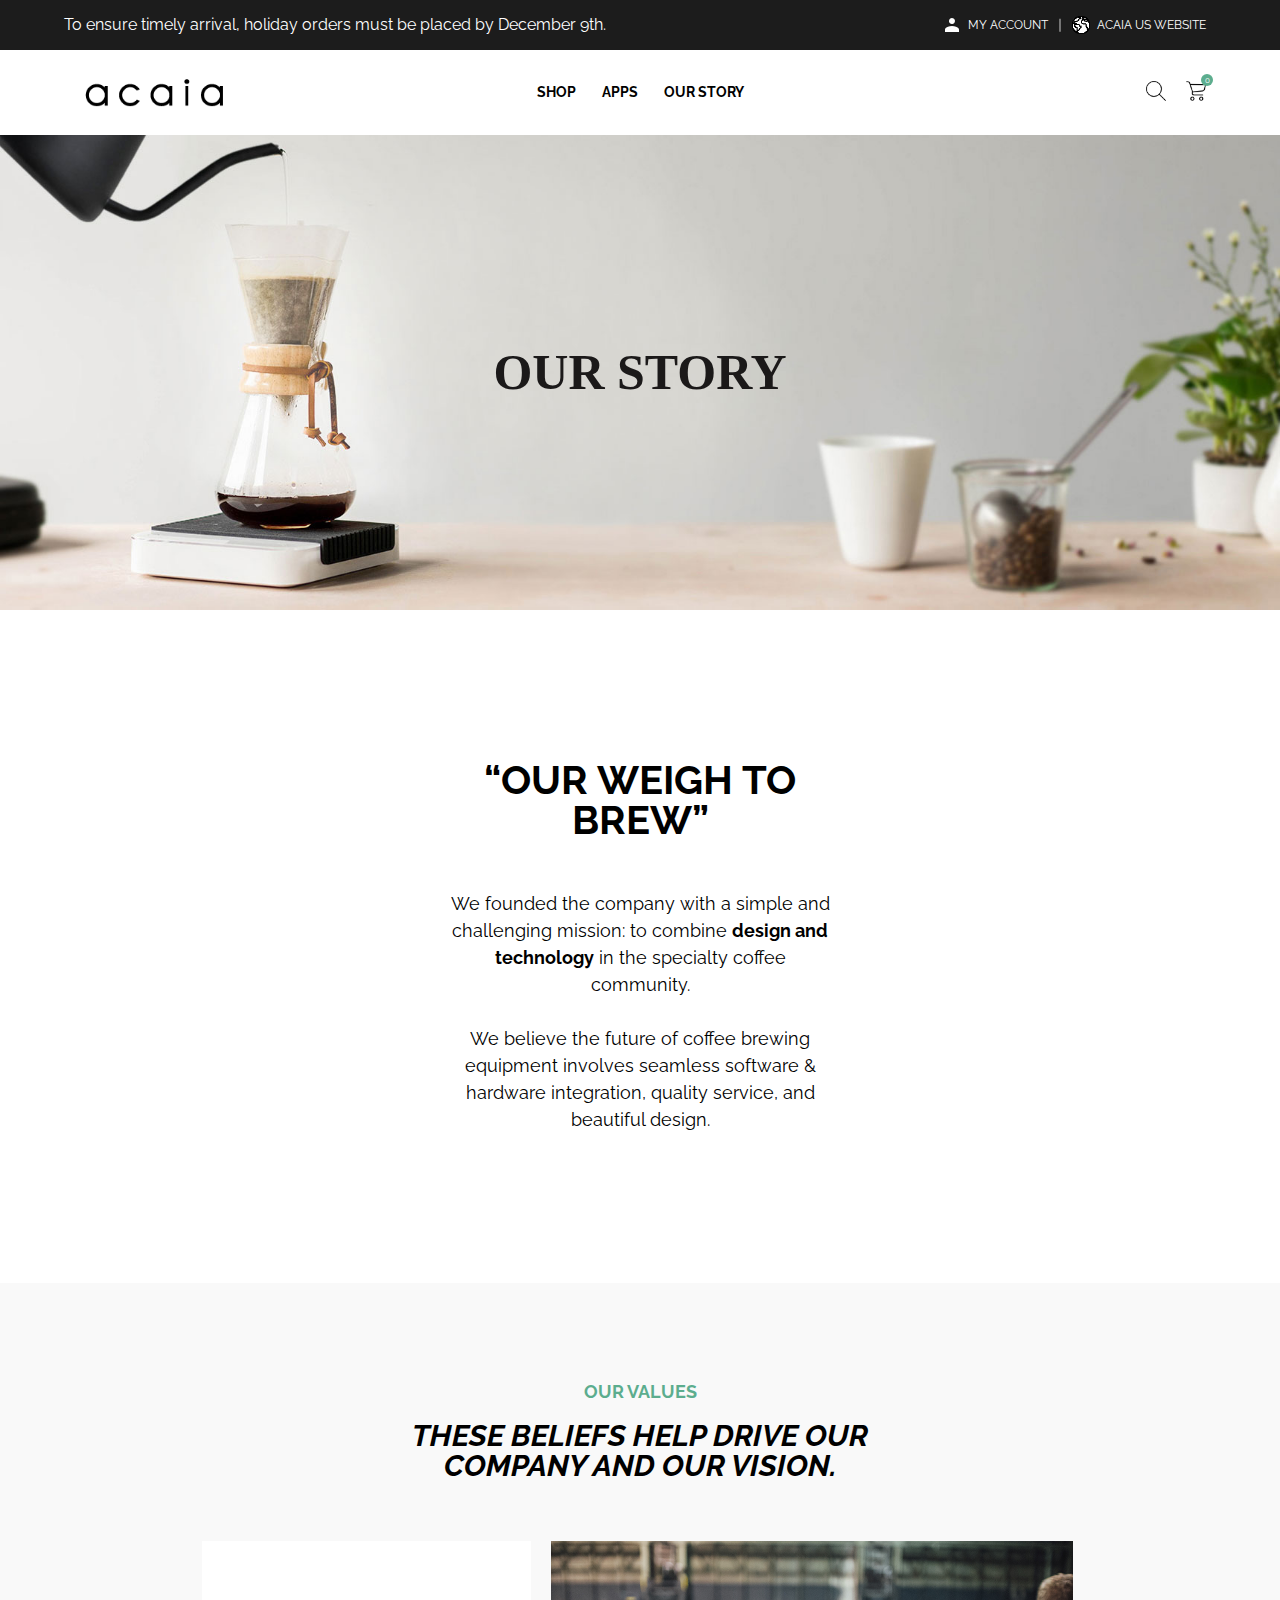
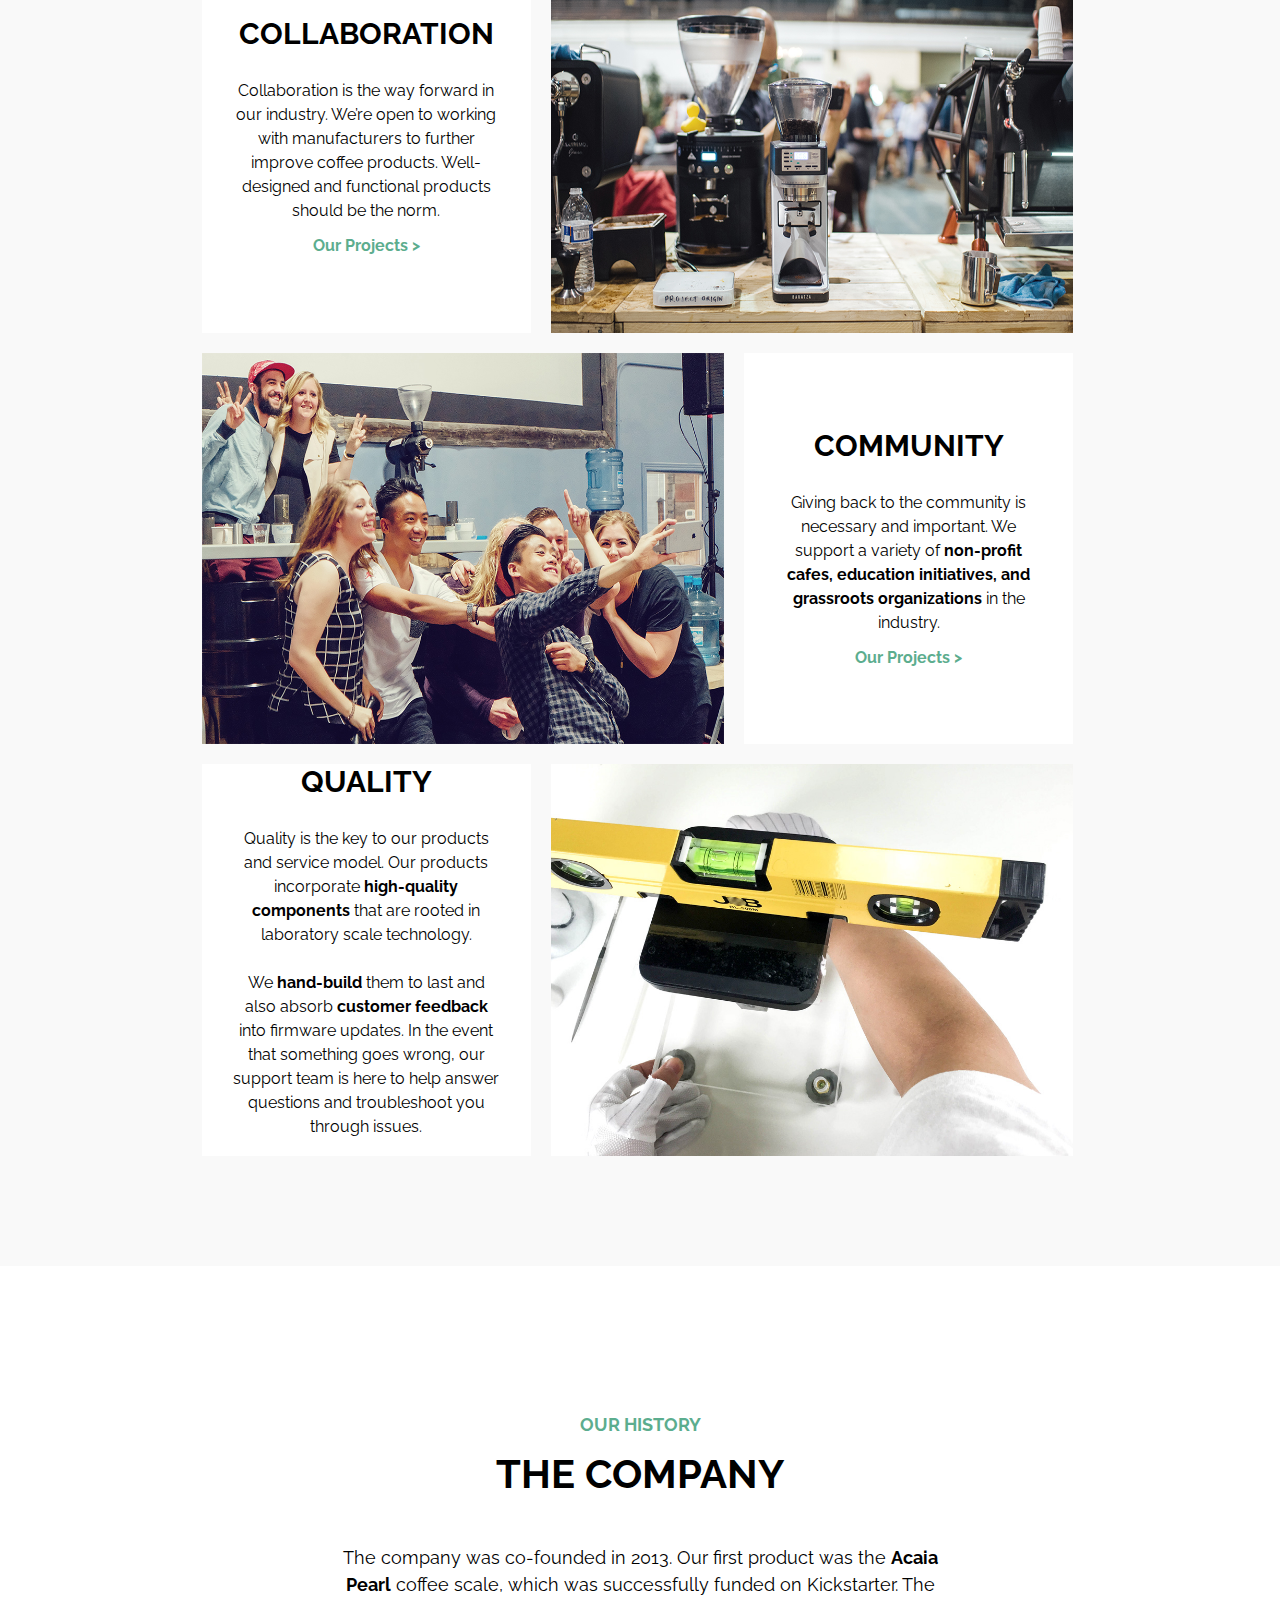
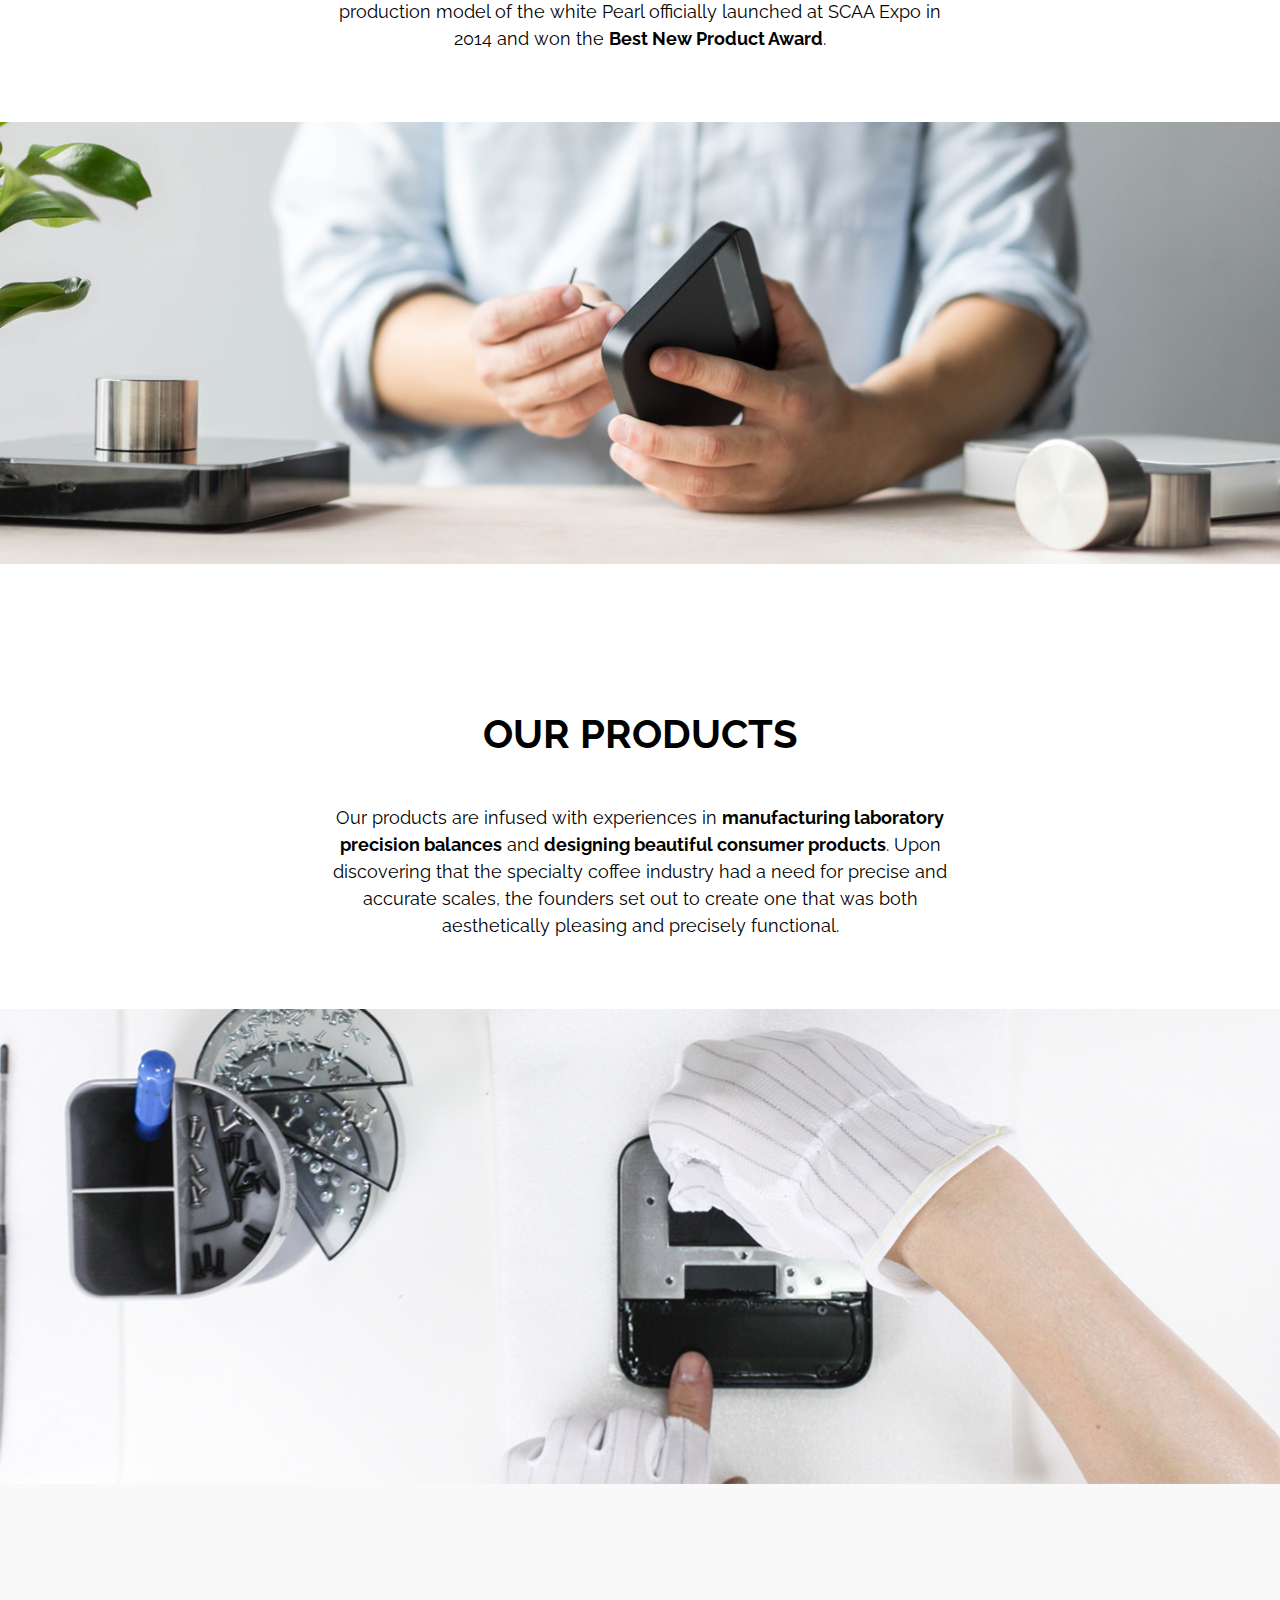
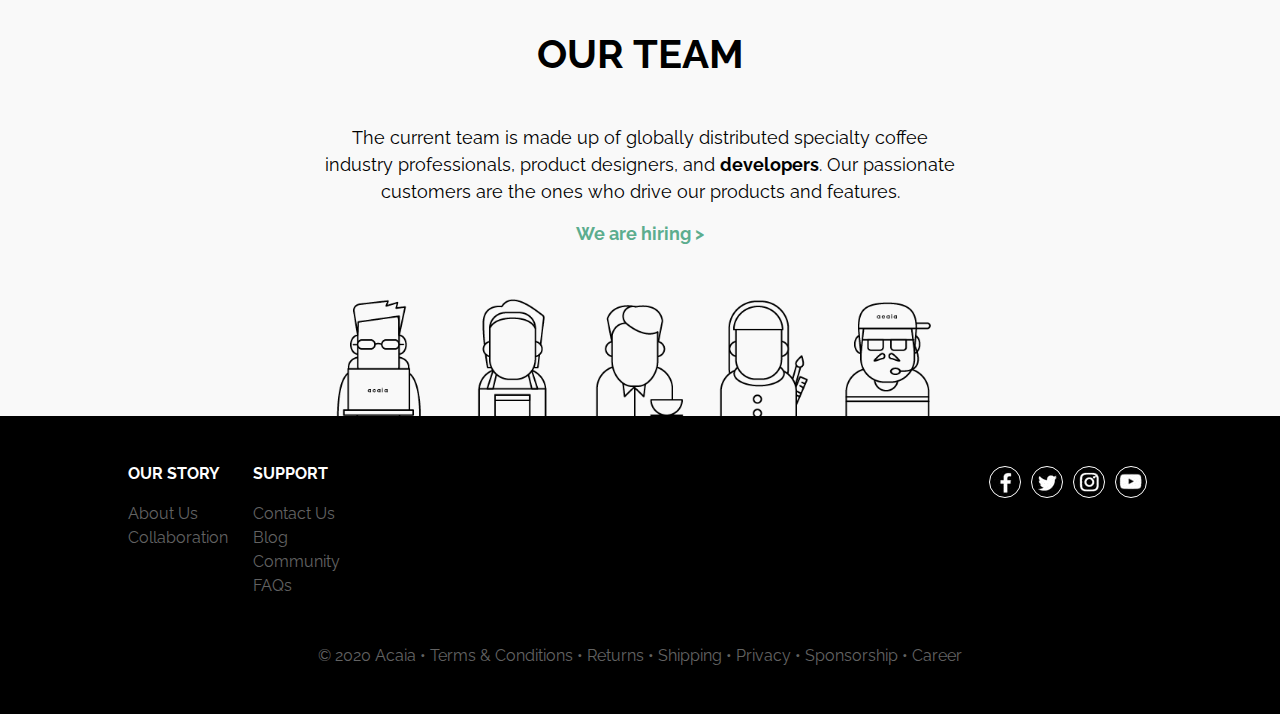
<file: subpage/story.html>
<!DOCTYPE html>
<html lang="en">
<head>
     <meta charset="UTF-8">
     <title>Acaia</title>
     <meta name="viewport" content="width=device-width, initial-scale=1, minimum-scale=1, maximum-scale=1">
     <link rel="stylesheet" href="../css/initial.min.css">
     <link rel="stylesheet" href="../css/initial.css">
     <link rel="stylesheet" href="../css/layout.css">
     <link rel="stylesheet" href="../css/story.css">
     <script type="text/javascript" src="../js/jquery.min.js"></script>
     <script type="text/javascript" src="../js/common.js"></script>
 </head>
 <body>
   <a class="back_top" href=""></a>
   <header id="m_header">
     <div id="m_slideMenu">
       <div class="slideBar">
         <form action="">
           <input type="text" placeholder="Search our site">
           <span class="search_icon"></span>
         </form>
         <ul>
           <li><a class="active" href="index.html">HOME</a></li>
           <li><a href="shop.html">STORE</a></li>
           <li><a href="app.html">OUR APPS</a></li>
           <li>
             <a href="story.html">OUR STORY</a>
             <div class="submenu_btn">
               <span class="left"></span>
               <span class="right"></span>
             </div>
             <ul class="submenu">
               <li><a href="">ABOUT US</a></li>
               <li><a href="">COLLABORATION</a></li>
               <li><a href="">COMMUNITY</a></li>
               <li><a href="">BLOG</a></li>
             </ul>
           </li>
           <li><a href="">WHERE TO BUY</a></li>
           <li><a href="">GET STARTED</a></li>
           <li><a href="login.html">MY ACCOUNT</a></li>
           <li><a href="../index.html">ACAIA EU WEBSITE</a></li>
         </ul>
       </div>
     </div>
     <nav id="t_nav">
       <div class="innerWrap">
         <div class="column ht_left">
           <p>To ensure timely arrival, holiday orders must be placed by December 9th.</p>
         </div>
       </div>
     </nav>
     <nav id="b_nav">
       <div class="innerWrap">
         <div class="column hb_logo">
           <a href="../index.html"></a>
         </div>
         <div class="column hb_rightIcon">
           <a class="icon cart" href=""><img src="../img/icon/cart_black_36_2.png" alt=""></a>
           <a class="icon m_menuOpen" href=""></a>
         </div>
       </div>
     </nav>
   </header>
   <header id="header">
     <nav id="t_nav">
       <div class="innerWrap">
         <div class="column ht_left">
           <p>To ensure timely arrival, holiday orders must be placed by December 9th.</p>
         </div>
         <div class="column ht_right">
          <a href="login.html">MY ACCOUNT</a>
          <a href="../index.html">ACAIA US WEBSITE</a>
       </div>
       </div>
     </nav>
     <nav id="b_nav">
       <div class="innerWrap">
         <div class="column hb_logo">
           <a href="../index.html"></a>
         </div>
         <ul class="column hb_menu">
           <li><a href="shop.html">SHOP</a></li>
           <li><a href="app.html">APPS</a></li>
           <li><a href="story.html">OUR STORY</a></li>
         </ul>
         <div class="column hb_rightIcon">
           <a class="icon search" href=""><img src="../img/icon/search_black_36_2.png" alt=""></a>
           <a class="icon cart" href=""><img src="../img/icon/cart_black_36_2.png" alt=""></a>
         </div>
       </div>
     </nav>
   </header>
   <main id="container">
     <section id="section" class="no01">
       <div class="inner">
         <div class="item">
           <img src="../img/shop/banner-products_v2.jpg" alt="">
           <h2 class="title">OUR STORY</h2>
         </div>
         <div class="item">
           <div class="textBox">
             <h2>“OUR WEIGH TO BREW”</h2>
             <p>
               We founded the company with a simple and challenging mission: to combine <strong>design and technology</strong> in the specialty coffee community.
               <br><br>
               We believe the future of coffee brewing equipment involves seamless software & hardware integration, quality service, and beautiful design.
             </p>
           </div>
         </div>
       </div>
     </section>
     <section id="section" class="no02">
       <div class="innerWrap">
         <div class="inner">
           <div class="titleBox">
             <p>OUR VALUES</p>
             <h2>
               <i>THESE BELIEFS HELP DRIVE OUR<br>COMPANY AND OUR VISION.</i>
             </h2>
           </div>
           <div class="item left">
             <div class="storyInfo">
               <h2 class="title">COLLABORATION</h2>
               <p class="desc">Collaboration is the way forward in our industry. We’re open to working with manufacturers to further improve coffee products. Well-designed and functional products should be the norm.</p>
               <a href="" class="name">Our Projects ></a>
             </div>
             <img src="../img/story/collab.png" alt="">
           </div>
           <div class="item right">
             <img src="../img/story/community-aeropress.png" alt="">
             <div class="storyInfo">
               <h2 class="title">COMMUNITY</h2>
               <p class="desc">Giving back to the community is necessary and important. We support a variety of <strong>non-profit cafes, education initiatives, and grassroots organizations</strong> in the industry.</p>
               <a href="" class="name">Our Projects ></a>
             </div>
           </div>
           <div class="item left">
             <div class="storyInfo">
               <h2 class="title">QUALITY</h2>
               <p class="desc">
                 Quality is the key to our products and service model. Our products incorporate <strong>high-quality components</strong> that are rooted in laboratory scale technology.
                 <br><br>
                 We <strong>hand-build</strong> them to last and also absorb <strong>customer feedback</strong> into firmware updates. In the event that something goes wrong, our support team is here to help answer questions and troubleshoot you through issues.
               </p>
             </div>
             <img src="../img/story/quality.jpg" alt="">
           </div>
         </div>
       </div>
     </section>
     <section id="section" class="no03">
       <div class="inner">
         <div class="item">
           <div class="textBox">
             <p class="name">OUR HISTORY</p>
             <h2 class="title">THE COMPANY</h2>
             <p class="desc">The company was co-founded in 2013. Our first product was the <strong>Acaia Pearl</strong> coffee scale, which was successfully funded on Kickstarter. The production model of the white Pearl officially launched at SCAA Expo in 2014 and won the <strong>Best New Product Award</strong>.</p>
           </div>
         </div>
         <div class="item">
           <img src="../img/story/acaia-company.jpg" alt="">
         </div>
         <div class="item">
           <div class="textBox">
             <h2 class="title">OUR PRODUCTS</h2>
             <p class="desc">
               Our products are infused with experiences in <strong>manufacturing laboratory precision balances</strong> and <strong>designing beautiful consumer products</strong>. Upon discovering that the specialty coffee industry had a need for precise and accurate scales, the founders set out to create one that was both aesthetically pleasing and precisely functional.
             </p>
           </div>
         </div>
         <div class="item">
           <img src="../img/story/acaia-product.jpg" alt="">
         </div>
         <div class="item last">
           <div class="textBox">
             <h2 class="title">OUR TEAM</h2>
             <p class="desc">The current team is made up of globally distributed specialty coffee <storng>industry professionals, product designers</storng>, and <strong>developers</strong>. Our passionate customers are the ones who drive our products and features.</p>
             <a href="">We are hiring ></a>
           </div>
           <img src="../img/story/icon-teammember_2x.png" alt="">
         </div>
       </div>
     </section>
   </main>
   <footer id="footer">
     <div class="innerWrap">
       <div class="inner">
         <div class="item f_top">
           <div class="widget">
             <ul>
               <li><h2>OUR STORY</h2></li>
               <li><a href="">About Us</a></li>
               <li><a href="">Collaboration</a></li>
             </ul>
             <ul>
               <li><h2>SUPPORT</h2></li>
               <li><a href="">Contact Us</a></li>
               <li><a href="">Blog</a></li>
               <li><a href="">Community</a></li>
               <li><a href="">FAQs</a></li>
             </ul>
           </div>
           <div class="snsBox">
             <a class="facebook" href=""></a>
             <a class="twitter" href=""></a>
             <a class="instargram" href=""></a>
             <a class="youtube" href=""></a>
           </div>
         </div>
         <div class="item f_bottom">
           <p>
             © 2020 Acaia • <a href="">Terms & Conditions</a> • <a href="">Returns</a> • <a href="">Shipping</a> • <a href="">Privacy</a> • <a href="">Sponsorship</a> • <a href="">Career</a>
           </p>

         </div>
       </div>
     </div>
   </footer>
 </body>
 </html>
</file>
<file: css/initial.css>
@import url("https://fonts.googleapis.com/css2?family=Raleway:ital,wght@0,100;0,200;0,300;0,400;0,500;0,600;0,700;0,800;0,900;1,100;1,200;1,300;1,400;1,500;1,600;1,700;1,800;1,900&display=swap");
html, body {
  height: 100%;
  font-family: 'Raleway', sans-serif;
}

body {
  margin: 0;
  padding: 0;
}

html, body, ul, li, h1, h2, h3, h4, h5, h6 {
  margin: 0;
  padding: 0;
}

li {
  list-style: none;
}

a {
  text-decoration: none;
  color: #ffffff;
  transition: 0.8s;
}

a:hover {
  color: #5cad8e;
}
</file>
<file: css/layout.css>
@keyframes m_submenu_btnBe {
  0% {
    left: 39%;
  }
  100% {
    left: 49%;
  }
}

@keyframes re_m_submenu_btnBe {
  0% {
    left: 49%;
  }
  100% {
    left: 39%;
  }
}

@keyframes m_submenu_btnAf {
  0% {
    right: 39%;
  }
  100% {
    right: 49%;
  }
}

@keyframes re_m_submenu_btnAf {
  0% {
    right: 49%;
  }
  100% {
    right: 39%;
  }
}

@keyframes lineleft {
  0% {
    transform: rotate(0deg);
  }
  100% {
    transform: rotate(45deg);
  }
}

@keyframes re_lineleft {
  0% {
    transform: rotate(45deg);
  }
  100% {
    transform: rotate(0deg);
  }
}

@keyframes lineright {
  0% {
    transform: rotate(0deg);
  }
  100% {
    transform: rotate(-45deg);
  }
}

@keyframes re_lineright {
  0% {
    transform: rotate(-45deg);
  }
  100% {
    transform: rotate(0deg);
  }
}

.innerWrap {
  width: 90%;
  margin: 0 auto;
}

.fixed {
  position: fixed;
  top: 0;
  left: 0;
  right: 0;
  background-color: rgba(255, 255, 255, 0.8);
  z-index: 100;
}

.back_top {
  display: none;
  position: fixed;
  bottom: 30px;
  right: 30px;
  width: 45px;
  height: 45px;
  border-radius: 100%;
  background-color: rgba(0, 0, 0, 0.3);
  background-image: url("../img/icon/top_navigate_white.png");
  background-position: center;
  background-size: contain;
  transition: 0.5s;
  z-index: 100;
}

.back_top:hover {
  background: #5cad8e;
  background-image: url("../img/icon/top_navigate_white.png");
  background-position: center;
  background-size: contain;
}

#m_header {
  display: none;
}

#m_header #m_slideMenu {
  display: none;
  position: fixed;
  width: 100vw;
  height: 100vh;
  transition: 0.5s;
  z-index: 200;
  background-color: rgba(0, 0, 0, 0.5);
}

#m_header #m_slideMenu .slideBar {
  display: inline-block;
  width: 52%;
  height: 100vh;
  background-color: #0c0c0c;
  transform: translateX(-100%);
  transition: 0.5s;
  z-index: 300;
}

#m_header #m_slideMenu .slideBar form {
  position: relative;
  padding: 10px;
  border-bottom: 3px solid rgba(189, 189, 189, 0.3);
}

#m_header #m_slideMenu .slideBar form input {
  width: calc(100% - 36px);
  padding: 14px 18px;
  outline: none;
  color: #ffffffcc;
  background: #171717;
  border: 1px solid #d0d0d017;
}

#m_header #m_slideMenu .slideBar form .search_icon {
  display: inline-block;
  position: absolute;
  top: 50%;
  right: 5%;
  transform: translate(-50%, -50%);
  width: 20px;
  height: 20px;
  background-image: url("../img/icon/search_white_36_2.png");
  background-size: cover;
  cursor: pointer;
}

#m_header #m_slideMenu .slideBar ul li {
  position: relative;
  border-bottom: 1px solid rgba(92, 92, 92, 0.3);
}

#m_header #m_slideMenu .slideBar ul li a {
  display: block;
  color: #ffffffcc;
  padding: 0 15px;
  height: 49px;
  line-height: 49px;
  transition: 0.5s;
}

#m_header #m_slideMenu .slideBar ul li a.active {
  color: #5cad8e;
  font-weight: bolder;
}

#m_header #m_slideMenu .slideBar ul li .submenu_btn {
  position: absolute;
  top: -1px;
  right: 0;
  width: 50px;
  height: 51px;
  border: 1px solid rgba(92, 92, 92, 0.3);
  box-sizing: border-box;
  transition: 0.5s;
}

#m_header #m_slideMenu .slideBar ul li .submenu_btn .left {
  position: absolute;
  top: 50%;
  left: 39%;
  transform: translate(-50%, -50%) rotate(-45deg);
  width: 1px;
  height: 15px;
  background-color: #ffffff;
}

#m_header #m_slideMenu .slideBar ul li .submenu_btn .right {
  position: absolute;
  top: 50%;
  right: 39%;
  transform: translate(-50%, -50%) rotate(45deg);
  width: 1px;
  height: 15px;
  background-color: #ffffff;
}

#m_header #m_slideMenu .slideBar ul li .submenu_btn.on {
  background-color: #5cad8e;
  transition: 0.5s;
}

#m_header #m_slideMenu .slideBar ul li .submenu {
  display: none;
  border-top: 1px solid rgba(92, 92, 92, 0.3);
  background: #292929;
}

#m_header #m_slideMenu .slideBar ul li .submenu li a {
  padding: 0 50px;
}

#m_header #t_nav {
  height: 42px;
  background-color: #1c1c1c;
}

#m_header #t_nav .innerWrap {
  display: flex;
  align-items: center;
  justify-content: center;
  width: 90%;
  margin: 0 auto;
}

#m_header #t_nav .innerWrap .ht_left p {
  color: #ffffff;
  line-height: 42px;
}

#m_header #b_nav {
  height: 85px;
}

#m_header #b_nav .innerWrap {
  display: flex;
  align-items: center;
  justify-content: space-between;
  width: 90%;
  margin: 0 auto;
}

#m_header #b_nav .innerWrap .hb_logo a {
  display: block;
  width: 180px;
  height: 85px;
  background-image: url("../img/acaia_logo.png");
  background-size: contain;
  background-repeat: no-repeat;
  background-position: center;
}

#m_header #b_nav .innerWrap .hb_menu {
  display: flex;
  justify-content: center;
  height: 100%;
}

#m_header #b_nav .innerWrap .hb_menu li {
  padding: 0 13px;
  height: 100%;
}

#m_header #b_nav .innerWrap .hb_menu li a {
  font-size: 14px;
  line-height: 85px;
  font-weight: 700;
  color: #000000;
  font-family: 'Raleway', sans-serif;
  transition: 0.5s;
}

#m_header #b_nav .innerWrap .hb_menu li a:hover {
  color: #5cad8e;
}

#m_header #b_nav .innerWrap .hb_rightIcon {
  display: flex;
  align-items: center;
  justify-content: flex-end;
  width: 180px;
  height: 85px;
}

#m_header #b_nav .innerWrap .hb_rightIcon .icon {
  position: relative;
  margin: 0 10px;
}

#m_header #b_nav .innerWrap .hb_rightIcon .icon img {
  position: relative;
  display: block;
  width: 20px;
  height: 20px;
}

#m_header #b_nav .innerWrap .hb_rightIcon .cart:after {
  content: '0';
  position: absolute;
  top: -30%;
  right: -35%;
  font-size: 8px;
  line-height: 12px;
  text-align: center;
  width: 12px;
  height: 12px;
  border-radius: 100%;
  background-color: #5cad8e;
}

#m_header #b_nav .innerWrap .hb_rightIcon .m_menuOpen {
  display: block;
  width: 30px;
  height: 30px;
  background-image: url("../img/icon/menu_black_18dp.png");
  background-repeat: no-repeat;
  background-size: cover;
}

#header {
  display: block;
}

#header #t_nav {
  height: 100%;
  background-color: #1c1c1c;
}

#header #t_nav .innerWrap {
  display: flex;
  align-items: center;
  justify-content: space-between;
  width: 90%;
  margin: 0 auto;
}

#header #t_nav .innerWrap .ht_left p {
  color: #ffffff;
  line-height: 50px;
}

#header #t_nav .innerWrap .ht_right {
  position: relative;
}

#header #t_nav .innerWrap .ht_right:before {
  content: '';
  position: absolute;
  top: 50%;
  left: 45%;
  transform: translate(-50%, -50%);
  width: 1px;
  height: 25%;
  background: #cccccc;
}

#header #t_nav .innerWrap .ht_right a {
  position: relative;
  font-size: 12px;
  margin: 0 10px;
  padding-left: 25px;
  line-height: 50px;
}

#header #t_nav .innerWrap .ht_right a:before {
  content: '';
  display: inline-block;
  position: absolute;
  top: 50%;
  left: 0;
  transform: translateY(-50%);
  width: 18px;
  height: 18px;
  background-image: url("../img/icon/person_white_18.png");
  background-size: cover;
  background-position: center;
}

#header #t_nav .innerWrap .ht_right a:last-child:before {
  background-image: url("../img/icon/worldwide.png");
}

#header #b_nav {
  height: 85px;
}

#header #b_nav .innerWrap {
  display: flex;
  align-items: center;
  justify-content: space-between;
  width: 90%;
  margin: 0 auto;
}

#header #b_nav .innerWrap .hb_logo a {
  display: block;
  width: 180px;
  height: 85px;
  background-image: url("../img/acaia_logo.png");
  background-size: contain;
  background-repeat: no-repeat;
  background-position: center;
}

#header #b_nav .innerWrap .hb_menu {
  display: flex;
  justify-content: center;
  height: 100%;
}

#header #b_nav .innerWrap .hb_menu li {
  padding: 0 13px;
  height: 100%;
}

#header #b_nav .innerWrap .hb_menu li a {
  font-size: 14px;
  line-height: 85px;
  font-weight: 700;
  color: #000000;
  font-family: 'Raleway', sans-serif;
  transition: 0.5s;
}

#header #b_nav .innerWrap .hb_menu li a:hover {
  color: #5cad8e;
}

#header #b_nav .innerWrap .hb_rightIcon {
  display: flex;
  align-items: center;
  justify-content: flex-end;
  width: 180px;
  height: 85px;
}

#header #b_nav .innerWrap .hb_rightIcon .icon {
  position: relative;
  margin: 0 10px;
}

#header #b_nav .innerWrap .hb_rightIcon .icon img {
  display: inline-block;
  width: 20px;
  height: 20px;
  transition: 0.5s;
}

#header #b_nav .innerWrap .hb_rightIcon .cart {
  position: relative;
}

#header #b_nav .innerWrap .hb_rightIcon .cart:after {
  content: '0';
  position: absolute;
  top: -30%;
  right: -35%;
  font-size: 8px;
  line-height: 12px;
  text-align: center;
  width: 12px;
  height: 12px;
  border-radius: 100%;
  background-color: #5cad8e;
}

#footer {
  padding: 50px 0;
  background-color: #000000;
}

#footer .innerWrap {
  width: 80%;
}

#footer .innerWrap .inner .f_top {
  display: flex;
  justify-content: space-between;
  margin-bottom: 50px;
}

#footer .innerWrap .inner .f_top .widget {
  display: flex;
}

#footer .innerWrap .inner .f_top .widget ul {
  margin-right: 25px;
}

#footer .innerWrap .inner .f_top .widget ul li h2 {
  color: #ffffff;
  margin-bottom: 20px;
}

#footer .innerWrap .inner .f_top .widget ul li a {
  color: #636363;
  line-height: 1.5;
}

#footer .innerWrap .inner .f_top .widget ul li a:hover {
  color: #ffffff;
}

#footer .innerWrap .inner .f_top .snsBox {
  display: flex;
}

#footer .innerWrap .inner .f_top .snsBox a {
  display: block;
  width: 30px;
  height: 30px;
  border: 1px solid #ffffff;
  border-radius: 100%;
  background-position: center;
  margin: 0 5px;
}

#footer .innerWrap .inner .f_top .snsBox a.facebook {
  background-image: url("../img/icon/facebook.png");
}

#footer .innerWrap .inner .f_top .snsBox a.facebook:hover {
  background-image: url("../img/icon/facebook_hover.jpg");
}

#footer .innerWrap .inner .f_top .snsBox a.twitter {
  background-image: url("../img/icon/twitter.png");
}

#footer .innerWrap .inner .f_top .snsBox a.twitter:hover {
  background-image: url("../img/icon/twitter_hover.jpg");
}

#footer .innerWrap .inner .f_top .snsBox a.instargram {
  background-image: url("../img/icon/instargram.png");
}

#footer .innerWrap .inner .f_top .snsBox a.instargram:hover {
  background-image: url("../img/icon/instargram_hover.jpg");
}

#footer .innerWrap .inner .f_top .snsBox a.youtube {
  background-image: url("../img/icon/youtube.png");
}

#footer .innerWrap .inner .f_top .snsBox a.youtube:hover {
  background-image: url("../img/icon/youtube_hover.jpg");
}

#footer .innerWrap .inner .f_bottom {
  font-size: 16px;
  text-align: center;
}

#footer .innerWrap .inner .f_bottom p {
  color: #636363;
}

#footer .innerWrap .inner .f_bottom p a {
  color: #636363;
  transition: 0.8s;
}

#footer .innerWrap .inner .f_bottom p a:hover {
  color: #ffffff;
}

@media all and (max-width: 990px) {
  #header #t_nav .innerWrap {
    flex-direction: column;
  }
}

@media all and (max-width: 780px) {
  .back_top {
    display: none;
  }
  #m_header {
    display: block;
  }
  #header {
    display: none;
  }
  #footer .f_top {
    flex-direction: column;
    align-items: center;
    justify-content: center;
  }
  #footer .f_top .widget {
    justify-content: space-around;
    margin-bottom: 50px;
    text-align: center;
  }
  #footer .f_top .widget ul {
    margin: 0 25px;
  }
  #footer .f_bottom p {
    text-align: center;
  }
}
</file>
<file: css/main.css>
.gBtn {
  font-size: 16px;
  padding: 12px 28px;
  background-color: #000000;
}

#section {
  margin-bottom: 100px;
}

#container {
  height: auto;
}

#container #section.no02 .innerWrap .inner {
  display: flex;
  justify-content: space-around;
}

#container #section.no02 .innerWrap .inner .item {
  flex: 25%;
  flex-shrink: 1;
  flex-grow: 0;
}

#container #section.no02 .innerWrap .inner .item img {
  display: block;
  width: 100%;
}

#container #section.no02 .innerWrap .inner .item .infoBox {
  text-align: center;
}

#container #section.no02 .innerWrap .inner .item .infoBox .title {
  font-size: 18px;
  font-family: "Century Gothic";
  padding-bottom: 10px;
}

#container #section.no02 .innerWrap .inner .item .infoBox .desc {
  font-size: 16px;
  line-height: 1.5;
  color: #636363;
}

#container #section.no03 .inner .item {
  position: relative;
}

#container #section.no03 .inner .item img {
  display: inline-block;
  width: 100%;
}

#container #section.no03 .inner .item .btnBox {
  position: absolute;
  display: flex;
  flex-direction: column;
  justify-content: center;
}

#container #section.no03 .inner .item .btnBox.right {
  top: 40%;
  right: 15%;
  text-align: right;
  align-items: flex-end;
}

#container #section.no03 .inner .item .btnBox.left {
  top: 40%;
  left: 15%;
  align-items: flex-start;
}

#container #section.no03 .inner .item .btnBox .infoBox {
  margin-bottom: 15px;
}

#container #section.no03 .inner .item .btnBox .infoBox .title {
  font-size: 56px;
}

#container #section.no03 .inner .item .btnBox .infoBox .desc {
  font-size: 22px;
}

#container #section.no04 .innerWrap .inner {
  display: flex;
  justify-content: space-around;
}

#container #section.no04 .innerWrap .inner .item {
  flex: 25%;
  flex-shrink: 1;
  flex-grow: 0;
}

#container #section.no04 .innerWrap .inner .item .zoom {
  overflow: hidden;
  width: 100%;
  margin-bottom: 50px;
}

#container #section.no04 .innerWrap .inner .item .zoom img {
  display: inline-block;
  width: 100%;
  transition: 1s;
}

#container #section.no04 .innerWrap .inner .item .zoom img:hover {
  transform: scale(1.2);
}

#container #section.no04 .innerWrap .inner .item .infoBox {
  text-align: center;
  margin-bottom: 100px;
}

#container #section.no04 .innerWrap .inner .item .infoBox .title {
  font-size: 18px;
  font-family: "Century Gothic";
  padding-bottom: 10px;
}

#container #section.no04 .innerWrap .inner .item .infoBox .desc {
  font-size: 16px;
  line-height: 1.5;
  color: #636363;
}

#container #section.no04 .innerWrap .inner {
  display: flex;
  justify-content: space-around;
}

#container #section.no04 .innerWrap .inner .item {
  flex: 25%;
  flex-shrink: 1;
  flex-grow: 0;
}

#container #section.no04 .innerWrap .inner .item .zoom {
  overflow: hidden;
  width: 100%;
  margin-bottom: 50px;
}

#container #section.no04 .innerWrap .inner .item .zoom img {
  display: inline-block;
  width: 100%;
  transition: 1s;
}

#container #section.no04 .innerWrap .inner .item .zoom img:hover {
  transform: scale(1.2);
}

#container #section.no04 .innerWrap .inner .item .infoBox {
  text-align: center;
  margin-bottom: 100px;
}

#container #section.no04 .innerWrap .inner .item .infoBox .title {
  font-size: 18px;
  font-family: "Century Gothic";
  padding-bottom: 10px;
}

#container #section.no04 .innerWrap .inner .item .infoBox .desc {
  font-size: 16px;
  line-height: 1.5;
  color: #636363;
}

@media all and (max-width: 990px) {
  #container #section.no03 .inner .item .btnBox.right {
    align-items: center;
  }
  #container #section.no03 .inner .item .btnBox.left {
    align-items: center;
  }
  #container #section.no03 .inner .item .btnBox .infoBox {
    margin-bottom: 15px;
  }
  #container #section.no03 .inner .item .btnBox .infoBox .title {
    font-size: 56px;
  }
  #container #section.no03 .inner .item .btnBox .infoBox .desc {
    font-size: 22px;
  }
  #container #section.no04 .innerWrap .inner {
    display: flex;
    flex-direction: column;
    justify-content: space-around;
  }
  #container #section.no04 .innerWrap .inner .item {
    flex: 25%;
    flex-shrink: 1;
    flex-grow: 0;
  }
  #container #section.no04 .innerWrap .inner .item .zoom {
    overflow: hidden;
    width: 100%;
    margin-bottom: 50px;
    display: flex;
    justify-content: center;
  }
  #container #section.no04 .innerWrap .inner .item .zoom img {
    display: inline-block;
    width: 50%;
    transition: 1s;
  }
  #container #section.no04 .innerWrap .inner .item .zoom img:hover {
    transform: scale(1.2);
  }
  #container #section.no04 .innerWrap .inner .item .infoBox {
    text-align: center;
    margin-bottom: 100px;
    padding: 0 50px;
  }
  #container #section.no04 .innerWrap .inner .item .infoBox .title {
    font-size: 18px;
    font-family: "Century Gothic";
    padding-bottom: 10px;
  }
  #container #section.no04 .innerWrap .inner .item .infoBox .desc {
    font-size: 16px;
    line-height: 1.5;
    color: #636363;
  }
}

@media all and (max-width: 780px) {
  #container #section.no01 .innerWrap {
    width: 100%;
  }
  #container #section.no02 .innerWrap .inner {
    flex-direction: column;
  }
  #container #section.no02 .innerWrap .inner .item {
    display: flex;
    align-items: center;
    flex-direction: column;
  }
  #container #section.no02 .innerWrap .inner .item img {
    width: 50%;
  }
  #container #section.no03 .inner .item {
    position: relative;
  }
  #container #section.no03 .inner .item img {
    display: inline-block;
    width: 100%;
  }
  #container #section.no03 .inner .item .btnBox {
    position: absolute;
    top: 50%;
    left: 50%;
    transform: translate(-50%, -50%);
    background-color: rgba(255, 255, 255, 0.5);
    width: 80%;
    height: 80%;
  }
  #container #section.no03 .inner .item .btnBox.right {
    top: 50%;
    left: 50%;
    text-align: center;
    align-items: center;
  }
  #container #section.no03 .inner .item .btnBox.left {
    top: 50%;
    left: 50%;
    text-align: center;
    align-items: center;
  }
  #container #section.no03 .inner .item .btnBox .infoBox {
    display: flex;
    flex-direction: column;
    align-items: center;
    margin: 20px 0;
  }
  #container #section.no03 .inner .item .btnBox .infoBox .title {
    font-size: 25px;
    margin-bottom: 10px;
  }
  #container #section.no03 .inner .item .btnBox .infoBox .desc {
    font-size: 16px;
  }
  #container #section.no03 .inner .item .btnBox a.gbtn {
    font-size: 12px;
    padding: 5px 15px;
  }
  #container #section.no04 .innerWrap .inner {
    display: flex;
    flex-direction: column;
    justify-content: space-around;
  }
  #container #section.no04 .innerWrap .inner .item {
    flex: 25%;
    flex-shrink: 1;
    flex-grow: 0;
  }
  #container #section.no04 .innerWrap .inner .item .zoom {
    overflow: hidden;
    width: 100%;
    margin-bottom: 50px;
    display: flex;
    justify-content: center;
  }
  #container #section.no04 .innerWrap .inner .item .zoom img {
    display: inline-block;
    width: 50%;
    transition: 1s;
  }
  #container #section.no04 .innerWrap .inner .item .zoom img:hover {
    transform: scale(1.2);
  }
  #container #section.no04 .innerWrap .inner .item .infoBox {
    text-align: center;
    margin-bottom: 100px;
    padding: 0 50px;
  }
  #container #section.no04 .innerWrap .inner .item .infoBox .title {
    font-size: 18px;
    font-family: "Century Gothic";
    padding-bottom: 10px;
  }
  #container #section.no04 .innerWrap .inner .item .infoBox .desc {
    font-size: 16px;
    line-height: 1.5;
    color: #636363;
  }
}
</file>
<file: css/app.css>
#container #section.no01 .inner .item img {
  display: block;
  width: 100%;
}

#container #section.no01 .inner .appBox {
  display: flex;
  justify-content: center;
  align-items: flex-start;
}

#container #section.no01 .inner .appBox a {
  display: flex;
  justify-content: center;
  align-items: center;
  flex-direction: column;
  margin: 60px 20px;
  padding: 0 40px;
}

#container #section.no01 .inner .appBox a img {
  display: inline-block;
  width: 60px;
  height: 60px;
}

#container #section.no01 .inner .appBox a h2 {
  display: block;
  margin: 15px 0;
  color: #000000;
  text-align: center;
}

#container #section.no02 .innerWrap {
  width: 60%;
}

#container #section.no02 .innerWrap .inner {
  margin: 100px 0;
}

#container #section.no02 .innerWrap .inner .item {
  display: flex;
}

#container #section.no02 .innerWrap .inner .item .appContents.left {
  display: flex;
  flex-direction: column;
  align-items: flex-start;
  justify-content: flex-start;
  flex: 50%;
}

#container #section.no02 .innerWrap .inner .item .appContents.left .appInfo {
  display: flex;
  flex-direction: column;
  justify-content: center;
  padding: 0 50px;
}

#container #section.no02 .innerWrap .inner .item .appContents.left .appInfo .name {
  color: #5cad8e;
  font-size: 18px;
  font-family: 'Century Gothic Bold';
  margin-bottom: 20px;
}

#container #section.no02 .innerWrap .inner .item .appContents.left .appInfo .title {
  color: #1b1919;
  font-size: 30px;
  font-family: 'Century Gothic Bold';
  margin-bottom: 20px;
  line-height: 1.5;
}

#container #section.no02 .innerWrap .inner .item .appContents.left .appInfo .desc {
  color: #1b1919;
  font-size: 16px;
  margin-bottom: 20px;
  line-height: 1.5;
}

#container #section.no02 .innerWrap .inner .item .appContents.left .btnBox {
  padding: 0 50px;
}

#container #section.no02 .innerWrap .inner .item .appContents.left .btnBox .googleplay {
  display: inline-block;
  width: 120px;
  height: 60px;
  background-image: url("../img/icon/googleplay.png");
  background-repeat: no-repeat;
  background-size: contain;
}

#container #section.no02 .innerWrap .inner .item .appContents.left .btnBox .appstore {
  display: inline-block;
  width: 120px;
  height: 60px;
  background-image: url("../img/icon/appstore.png");
  background-repeat: no-repeat;
  background-size: contain;
}

#container #section.no02 .innerWrap .inner .item .appContents.right {
  display: flex;
  align-items: center;
  justify-content: center;
  flex: 50%;
}

#container #section.no02 .innerWrap .inner .item .appContents.right img {
  display: inline-block;
  width: 100%;
  max-width: 340px;
  border-radius: 5px 5px 0 0;
  box-shadow: 0 0 30px rgba(0, 0, 0, 0.2);
}

#container #section.no03 {
  background: #f9f9f9;
  padding-top: 100px;
}

#container #section.no03 .inner .item .appContents {
  display: flex;
  flex-direction: column;
  align-items: center;
}

#container #section.no03 .inner .item .appContents.upper {
  padding-bottom: 50px;
}

#container #section.no03 .inner .item .appContents .appInfo {
  width: 25%;
  height: 100%;
  text-align: center;
  padding: 0 50px;
}

#container #section.no03 .inner .item .appContents .appInfo .name {
  color: #5cad8e;
  font-size: 18px;
  font-family: 'Century Gothic Bold';
  margin-bottom: 20px;
}

#container #section.no03 .inner .item .appContents .appInfo .title {
  color: #1b1919;
  font-size: 30px;
  font-family: 'Century Gothic Bold';
  margin-bottom: 20px;
  line-height: 1.5;
}

#container #section.no03 .inner .item .appContents .appInfo .desc {
  color: #1b1919;
  font-size: 16px;
  margin-bottom: 20px;
  line-height: 1.5;
}

#container #section.no03 .inner .item .appContents .btnBox .appstore {
  display: inline-block;
  width: 120px;
  height: 60px;
  background-image: url("../img/icon/appstore.png");
  background-repeat: no-repeat;
  background-size: contain;
}

#container #section.no03 .inner .item .appContents img {
  display: inline-block;
  width: 100%;
  max-width: 700px;
  border-radius: 5px 5px 0 0;
  box-shadow: 0 0 30px rgba(0, 0, 0, 0.2);
}

#container #section.no04 .innerWrap {
  width: 60%;
}

#container #section.no04 .innerWrap .inner {
  margin: 100px 0;
}

#container #section.no04 .innerWrap .inner .item {
  display: flex;
}

#container #section.no04 .innerWrap .inner .item .appContents.left {
  display: flex;
  align-items: center;
  justify-content: center;
  flex: 50%;
}

#container #section.no04 .innerWrap .inner .item .appContents.left img {
  display: inline-block;
  width: 100%;
  max-width: 340px;
  border-radius: 5px 5px 0 0;
  box-shadow: 0 0 30px rgba(0, 0, 0, 0.2);
}

#container #section.no04 .innerWrap .inner .item .appContents.right {
  display: flex;
  flex-direction: column;
  align-items: flex-start;
  justify-content: flex-start;
  flex: 50%;
}

#container #section.no04 .innerWrap .inner .item .appContents.right .appInfo {
  display: flex;
  flex-direction: column;
  justify-content: center;
  padding: 0 50px;
}

#container #section.no04 .innerWrap .inner .item .appContents.right .appInfo .name {
  color: #5cad8e;
  font-size: 18px;
  font-family: 'Century Gothic Bold';
  margin-bottom: 20px;
}

#container #section.no04 .innerWrap .inner .item .appContents.right .appInfo .title {
  color: #1b1919;
  font-size: 30px;
  font-family: 'Century Gothic Bold';
  margin-bottom: 20px;
  line-height: 1.5;
}

#container #section.no04 .innerWrap .inner .item .appContents.right .appInfo .desc {
  color: #1b1919;
  font-size: 16px;
  margin-bottom: 20px;
  line-height: 1.5;
}

#container #section.no04 .innerWrap .inner .item .appContents.right .btnBox {
  padding: 0 50px;
}

#container #section.no04 .innerWrap .inner .item .appContents.right .btnBox .googleplay {
  display: inline-block;
  width: 120px;
  height: 60px;
  background-image: url("../img/icon/googleplay.png");
  background-repeat: no-repeat;
  background-size: contain;
}

#container #section.no04 .innerWrap .inner .item .appContents.right .btnBox .appstore {
  display: inline-block;
  width: 120px;
  height: 60px;
  background-image: url("../img/icon/appstore.png");
  background-repeat: no-repeat;
  background-size: contain;
}

@media all and (max-width: 990px) {
  #container #section.no01 .inner .item img {
    display: block;
    width: 100%;
  }
  #container #section.no01 .inner .appBox {
    display: flex;
    flex-direction: column;
    justify-content: center;
    align-items: center;
  }
  #container #section.no01 .inner .appBox a {
    display: flex;
    justify-content: flex-start;
    align-items: center;
    flex-direction: row;
    width: 30%;
    margin: 30px 0px;
    padding: 0 20px;
  }
  #container #section.no01 .inner .appBox a img {
    display: inline-block;
    width: 60px;
    height: 60px;
  }
  #container #section.no01 .inner .appBox a h2 {
    display: block;
    margin: 15px 20px;
    color: #000000;
    text-align: center;
  }
  #container #section.no02 .innerWrap {
    width: 60%;
  }
  #container #section.no02 .innerWrap .inner {
    margin: 100px 0;
  }
  #container #section.no02 .innerWrap .inner .item {
    display: flex;
    flex-direction: column;
  }
  #container #section.no02 .innerWrap .inner .item .appContents.left {
    display: flex;
    flex-direction: column;
    align-items: center;
    justify-content: flex-start;
    flex: 50%;
  }
  #container #section.no02 .innerWrap .inner .item .appContents.left .appInfo {
    display: flex;
    flex-direction: column;
    justify-content: center;
    text-align: center;
    padding: 0 50px;
  }
  #container #section.no02 .innerWrap .inner .item .appContents.left .appInfo .name {
    color: #5cad8e;
    font-size: 18px;
    font-family: 'Century Gothic Bold';
    margin-bottom: 20px;
  }
  #container #section.no02 .innerWrap .inner .item .appContents.left .appInfo .title {
    color: #1b1919;
    font-size: 30px;
    font-family: 'Century Gothic Bold';
    margin-bottom: 20px;
    line-height: 1.5;
  }
  #container #section.no02 .innerWrap .inner .item .appContents.left .appInfo .desc {
    color: #1b1919;
    font-size: 16px;
    margin-bottom: 20px;
    line-height: 1.5;
  }
  #container #section.no02 .innerWrap .inner .item .appContents.left .btnBox {
    padding: 0 50px;
  }
  #container #section.no02 .innerWrap .inner .item .appContents.left .btnBox .googleplay {
    display: inline-block;
    width: 120px;
    height: 60px;
    background-image: url("../img/icon/googleplay.png");
    background-repeat: no-repeat;
    background-size: contain;
  }
  #container #section.no02 .innerWrap .inner .item .appContents.left .btnBox .appstore {
    display: inline-block;
    width: 120px;
    height: 60px;
    background-image: url("../img/icon/appstore.png");
    background-repeat: no-repeat;
    background-size: contain;
  }
  #container #section.no02 .innerWrap .inner .item .appContents.right {
    display: flex;
    align-items: center;
    justify-content: center;
    flex: 50%;
  }
  #container #section.no02 .innerWrap .inner .item .appContents.right img {
    display: inline-block;
    width: 100%;
    max-width: 340px;
    border-radius: 5px 5px 0 0;
    box-shadow: 0 0 30px rgba(0, 0, 0, 0.2);
  }
  #container #section.no03 {
    background: #f9f9f9;
    padding-top: 100px;
  }
  #container #section.no03 .inner .item .appContents {
    display: flex;
    flex-direction: column;
    align-items: center;
  }
  #container #section.no03 .inner .item .appContents.upper {
    padding-bottom: 50px;
  }
  #container #section.no03 .inner .item .appContents .appInfo {
    width: 25%;
    height: 100%;
    text-align: center;
    padding: 0 50px;
  }
  #container #section.no03 .inner .item .appContents .appInfo .name {
    color: #5cad8e;
    font-size: 18px;
    font-family: 'Century Gothic Bold';
    margin-bottom: 20px;
  }
  #container #section.no03 .inner .item .appContents .appInfo .title {
    color: #1b1919;
    font-size: 30px;
    font-family: 'Century Gothic Bold';
    margin-bottom: 20px;
    line-height: 1.5;
  }
  #container #section.no03 .inner .item .appContents .appInfo .desc {
    color: #1b1919;
    font-size: 16px;
    margin-bottom: 20px;
    line-height: 1.5;
  }
  #container #section.no03 .inner .item .appContents .btnBox .appstore {
    display: inline-block;
    width: 120px;
    height: 60px;
    background-image: url("../img/icon/appstore.png");
    background-repeat: no-repeat;
    background-size: contain;
  }
  #container #section.no03 .inner .item .appContents img {
    display: inline-block;
    width: 100%;
    max-width: 550px;
    border-radius: 5px 5px 0 0;
    box-shadow: 0 0 30px rgba(0, 0, 0, 0.2);
  }
  #container #section.no04 .innerWrap {
    width: 60%;
  }
  #container #section.no04 .innerWrap .inner {
    margin: 100px 0;
  }
  #container #section.no04 .innerWrap .inner .item {
    display: flex;
    flex-direction: column-reverse;
  }
  #container #section.no04 .innerWrap .inner .item .appContents.left {
    display: flex;
    align-items: center;
    justify-content: center;
    flex: 50%;
  }
  #container #section.no04 .innerWrap .inner .item .appContents.left img {
    display: inline-block;
    width: 100%;
    max-width: 340px;
    border-radius: 5px 5px 0 0;
    box-shadow: 0 0 30px rgba(0, 0, 0, 0.2);
  }
  #container #section.no04 .innerWrap .inner .item .appContents.right {
    display: flex;
    flex-direction: column;
    align-items: center;
    justify-content: flex-start;
    flex: 50%;
  }
  #container #section.no04 .innerWrap .inner .item .appContents.right .appInfo {
    display: flex;
    flex-direction: column;
    justify-content: center;
    text-align: center;
    padding: 0 50px;
  }
  #container #section.no04 .innerWrap .inner .item .appContents.right .appInfo .name {
    color: #5cad8e;
    font-size: 18px;
    font-family: 'Century Gothic Bold';
    margin-bottom: 20px;
  }
  #container #section.no04 .innerWrap .inner .item .appContents.right .appInfo .title {
    color: #1b1919;
    font-size: 30px;
    font-family: 'Century Gothic Bold';
    margin-bottom: 20px;
    line-height: 1.5;
  }
  #container #section.no04 .innerWrap .inner .item .appContents.right .appInfo .desc {
    color: #1b1919;
    font-size: 16px;
    margin-bottom: 20px;
    line-height: 1.5;
  }
  #container #section.no04 .innerWrap .inner .item .appContents.right .btnBox {
    padding: 0 50px;
  }
  #container #section.no04 .innerWrap .inner .item .appContents.right .btnBox .googleplay {
    display: inline-block;
    width: 120px;
    height: 60px;
    background-image: url("../img/icon/googleplay.png");
    background-repeat: no-repeat;
    background-size: contain;
  }
  #container #section.no04 .innerWrap .inner .item .appContents.right .btnBox .appstore {
    display: inline-block;
    width: 120px;
    height: 60px;
    background-image: url("../img/icon/appstore.png");
    background-repeat: no-repeat;
    background-size: contain;
  }
}

@media all and (max-width: 780px) {
  #container #section.no01 .inner .item img {
    display: block;
    width: 100%;
  }
  #container #section.no01 .inner .appBox {
    display: flex;
    flex-direction: column;
    justify-content: center;
    align-items: center;
  }
  #container #section.no01 .inner .appBox a {
    display: flex;
    justify-content: flex-start;
    align-items: center;
    flex-direction: row;
    width: 30%;
    margin: 30px 0px;
    padding: 0 20px;
  }
  #container #section.no01 .inner .appBox a img {
    display: inline-block;
    width: 60px;
    height: 60px;
  }
  #container #section.no01 .inner .appBox a h2 {
    display: block;
    margin: 15px 20px;
    color: #000000;
    text-align: center;
  }
  #container #section.no02 .innerWrap {
    width: 100%;
  }
  #container #section.no02 .innerWrap .inner {
    margin: 100px 0;
  }
  #container #section.no02 .innerWrap .inner .item {
    display: flex;
    flex-direction: column;
  }
  #container #section.no02 .innerWrap .inner .item .appContents.left {
    display: flex;
    flex-direction: column;
    align-items: center;
    justify-content: flex-start;
    flex: 50%;
  }
  #container #section.no02 .innerWrap .inner .item .appContents.left .appInfo {
    display: flex;
    flex-direction: column;
    justify-content: center;
    text-align: center;
    padding: 0 50px;
  }
  #container #section.no02 .innerWrap .inner .item .appContents.left .appInfo .name {
    color: #5cad8e;
    font-size: 18px;
    font-family: 'Century Gothic Bold';
    margin-bottom: 20px;
  }
  #container #section.no02 .innerWrap .inner .item .appContents.left .appInfo .title {
    color: #1b1919;
    font-size: 30px;
    font-family: 'Century Gothic Bold';
    margin-bottom: 20px;
    line-height: 1.5;
  }
  #container #section.no02 .innerWrap .inner .item .appContents.left .appInfo .desc {
    color: #1b1919;
    font-size: 16px;
    margin-bottom: 20px;
    line-height: 1.5;
  }
  #container #section.no02 .innerWrap .inner .item .appContents.left .btnBox {
    padding: 0 50px;
  }
  #container #section.no02 .innerWrap .inner .item .appContents.left .btnBox .googleplay {
    display: inline-block;
    width: 120px;
    height: 60px;
    background-image: url("../img/icon/googleplay.png");
    background-repeat: no-repeat;
    background-size: contain;
  }
  #container #section.no02 .innerWrap .inner .item .appContents.left .btnBox .appstore {
    display: inline-block;
    width: 120px;
    height: 60px;
    background-image: url("../img/icon/appstore.png");
    background-repeat: no-repeat;
    background-size: contain;
  }
  #container #section.no02 .innerWrap .inner .item .appContents.right {
    display: flex;
    align-items: center;
    justify-content: center;
    flex: 50%;
  }
  #container #section.no02 .innerWrap .inner .item .appContents.right img {
    display: inline-block;
    width: 100%;
    max-width: 250px;
    border-radius: 5px 5px 0 0;
    box-shadow: 0 0 30px rgba(0, 0, 0, 0.2);
  }
  #container #section.no03 {
    background: #f9f9f9;
    padding-top: 100px;
  }
  #container #section.no03 .inner .item .appContents {
    display: flex;
    flex-direction: column;
    align-items: center;
  }
  #container #section.no03 .inner .item .appContents.upper {
    padding-bottom: 50px;
  }
  #container #section.no03 .inner .item .appContents .appInfo {
    width: 75%;
    height: 100%;
    text-align: center;
    padding: 0 50px;
  }
  #container #section.no03 .inner .item .appContents .appInfo .name {
    color: #5cad8e;
    font-size: 18px;
    font-family: 'Century Gothic Bold';
    margin-bottom: 20px;
  }
  #container #section.no03 .inner .item .appContents .appInfo .title {
    color: #1b1919;
    font-size: 30px;
    font-family: 'Century Gothic Bold';
    margin-bottom: 20px;
    line-height: 1.5;
  }
  #container #section.no03 .inner .item .appContents .appInfo .desc {
    color: #1b1919;
    font-size: 16px;
    margin-bottom: 20px;
    line-height: 1.5;
  }
  #container #section.no03 .inner .item .appContents .btnBox .appstore {
    display: inline-block;
    width: 120px;
    height: 60px;
    background-image: url("../img/icon/appstore.png");
    background-repeat: no-repeat;
    background-size: contain;
  }
  #container #section.no03 .inner .item .appContents img {
    display: inline-block;
    width: 75%;
    max-width: 550px;
    border-radius: 5px 5px 0 0;
    box-shadow: 0 0 30px rgba(0, 0, 0, 0.2);
  }
  #container #section.no04 .innerWrap {
    width: 100%;
  }
  #container #section.no04 .innerWrap .inner {
    margin: 100px 0;
  }
  #container #section.no04 .innerWrap .inner .item {
    display: flex;
    flex-direction: column-reverse;
  }
  #container #section.no04 .innerWrap .inner .item .appContents.left {
    display: flex;
    align-items: center;
    justify-content: center;
    flex: 50%;
  }
  #container #section.no04 .innerWrap .inner .item .appContents.left img {
    display: inline-block;
    width: 100%;
    max-width: 250px;
    border-radius: 5px 5px 0 0;
    box-shadow: 0 0 30px rgba(0, 0, 0, 0.2);
  }
  #container #section.no04 .innerWrap .inner .item .appContents.right {
    display: flex;
    flex-direction: column;
    align-items: center;
    justify-content: flex-start;
    flex: 50%;
  }
  #container #section.no04 .innerWrap .inner .item .appContents.right .appInfo {
    display: flex;
    flex-direction: column;
    justify-content: center;
    text-align: center;
    padding: 0 50px;
  }
  #container #section.no04 .innerWrap .inner .item .appContents.right .appInfo .name {
    color: #5cad8e;
    font-size: 18px;
    font-family: 'Century Gothic Bold';
    margin-bottom: 20px;
  }
  #container #section.no04 .innerWrap .inner .item .appContents.right .appInfo .title {
    color: #1b1919;
    font-size: 30px;
    font-family: 'Century Gothic Bold';
    margin-bottom: 20px;
    line-height: 1.5;
  }
  #container #section.no04 .innerWrap .inner .item .appContents.right .appInfo .desc {
    color: #1b1919;
    font-size: 16px;
    margin-bottom: 20px;
    line-height: 1.5;
  }
  #container #section.no04 .innerWrap .inner .item .appContents.right .btnBox {
    padding: 0 50px;
  }
  #container #section.no04 .innerWrap .inner .item .appContents.right .btnBox .googleplay {
    display: inline-block;
    width: 120px;
    height: 60px;
    background-image: url("../img/icon/googleplay.png");
    background-repeat: no-repeat;
    background-size: contain;
  }
  #container #section.no04 .innerWrap .inner .item .appContents.right .btnBox .appstore {
    display: inline-block;
    width: 120px;
    height: 60px;
    background-image: url("../img/icon/appstore.png");
    background-repeat: no-repeat;
    background-size: contain;
  }
}
</file>
<file: css/login.css>
#container #section.no01 {
  margin: 150px 0;
}

#container #section.no01 .innerWrap {
  display: flex;
}

#container #section.no01 .innerWrap .inner {
  display: flex;
  justify-content: center;
  flex: 50%;
}

#container #section.no01 .innerWrap .inner .item {
  display: flex;
  flex-direction: column;
  width: 50%;
  padding: 5%;
}

#container #section.no01 .innerWrap .inner .item .title {
  font-size: 30px;
  margin-bottom: 30px;
}

#container #section.no01 .innerWrap .inner .item form {
  display: flex;
  flex-direction: column;
}

#container #section.no01 .innerWrap .inner .item form label {
  font-weight: bolder;
  padding: 10px;
}

#container #section.no01 .innerWrap .inner .item form input {
  margin-bottom: 10px;
  outline: none;
  border: 1px solid #dadada;
  height: 30px;
}

#container #section.no01 .innerWrap .inner .item .btnBox {
  display: flex;
  flex-direction: column;
}

#container #section.no01 .innerWrap .inner .item .btnBox a {
  color: #5cad8e;
  padding: 20px 10px;
  text-shadow: 1px 1px 1px #b3d6d6;
}

#container #section.no01 .innerWrap .inner .item .btnBox .loginBtn {
  font-size: 18px;
  height: 40px;
  outline: none;
  border: 2px solid #000;
  background: #ffffff;
  transition: 0.5s;
}

#container #section.no01 .innerWrap .inner .item .btnBox .loginBtn:hover {
  color: #ffffff;
  background: #000000;
}

#container #section.no01 .innerWrap .inner.left {
  position: relative;
  display: flex;
  flex-direction: column;
  align-items: center;
}

#container #section.no01 .innerWrap .inner.left:after {
  content: '';
  position: absolute;
  top: 0;
  right: 0;
  transform: translateX(-50%);
  width: 1px;
  height: 100%;
  background: #eaeaea;
}

#container #section.no01 .innerWrap .inner.left .title:before {
  content: '';
  display: inline-block;
  width: 25px;
  height: 25px;
  margin-right: 10px;
  background-image: url("../img/icon/login_icon.png");
  background-size: cover;
  background-repeat: no-repeat;
}

#container #section.no01 .innerWrap .inner.right .item {
  width: 70%;
  text-align: center;
  align-items: center;
}

#container #section.no01 .innerWrap .inner.right .item p {
  line-height: 1.5;
  text-shadow: 1px 1px 1px #fbfbfb;
}

#container #section.no01 .innerWrap .inner.right .item .resisterBtn {
  width: 120px;
  height: 40px;
  line-height: 40px;
  background: #000000;
  margin: 30px;
}

@media all and (max-width: 990px) {
  #container #section.no01 {
    margin: 150px 0;
  }
  #container #section.no01 .innerWrap {
    display: flex;
    flex-direction: column;
  }
  #container #section.no01 .innerWrap .inner.left:after {
    top: 100%;
    right: -50%;
    transform: translate(-50%, -50%);
    width: 100%;
    height: 1px;
  }
}
</file>
<file: css/shop.css>
#container #section.no01 .inner .item {
  position: relative;
}

#container #section.no01 .inner .item img {
  display: block;
  width: 100%;
}

#container #section.no01 .inner .item .title {
  position: absolute;
  top: 50%;
  left: 50%;
  transform: translate(-50%, -50%);
  font-size: 50px;
  font-family: 'century gothic bold';
  color: #1b1919;
}

#container #section.no02 {
  margin: 100px 0;
}

#container #section.no02 .innerWrap {
  width: 70%;
}

#container #section.no02 .innerWrap .inner {
  display: flex;
  justify-content: center;
}

#container #section.no02 .innerWrap .inner .item {
  display: flex;
  flex-direction: column;
  align-items: center;
  position: relative;
  flex: 25%;
}

#container #section.no02 .innerWrap .inner .item img {
  margin-bottom: 50px;
}

#container #section.no02 .innerWrap .inner .item .infoBox {
  display: flex;
  justify-content: center;
  flex-direction: column;
  align-items: center;
}

#container #section.no02 .innerWrap .inner .item .infoBox .title {
  font-size: 20px;
  font-family: 'century gothic bold';
  color: #1b1919;
  text-align: center;
  text-transform: uppercase;
  padding-bottom: 10px;
  transition: 0.5s;
  cursor: pointer;
}

#container #section.no02 .innerWrap .inner .item .infoBox .title:hover {
  color: #5cad8e;
}

#container #section.no02 .innerWrap .inner .item .infoBox .desc {
  text-align: center;
}

@media all and (max-width: 990px) {
  #container #section.no01 .inner .item {
    position: relative;
  }
  #container #section.no01 .inner .item img {
    display: block;
    width: 100%;
  }
  #container #section.no01 .inner .item .title {
    position: absolute;
    top: 50%;
    left: 50%;
    transform: translate(-50%, -50%);
    font-size: 40px;
    font-family: 'century gothic bold';
    color: #1b1919;
  }
  #container #section.no02 {
    margin: 100px 0;
  }
  #container #section.no02 .innerWrap .inner {
    display: flex;
    flex-direction: column;
    justify-content: center;
  }
  #container #section.no02 .innerWrap .inner .item {
    display: flex;
    flex-direction: column;
    align-items: center;
    position: relative;
    flex: 25%;
    margin-bottom: 50px;
  }
  #container #section.no02 .innerWrap .inner .item img {
    margin-bottom: 20px;
  }
  #container #section.no02 .innerWrap .inner .item .infoBox {
    display: flex;
    justify-content: center;
    flex-direction: column;
    align-items: center;
  }
  #container #section.no02 .innerWrap .inner .item .infoBox .title {
    font-size: 20px;
    font-family: 'century gothic bold';
    color: #1b1919;
    text-align: center;
    text-transform: uppercase;
    padding-bottom: 10px;
    transition: 0.5s;
    cursor: pointer;
  }
  #container #section.no02 .innerWrap .inner .item .infoBox .title:hover {
    color: #5cad8e;
  }
  #container #section.no02 .innerWrap .inner .item .infoBox .desc {
    text-align: center;
  }
}

@media all and (max-width: 780px) {
  #container #section.no01 .inner .item {
    position: relative;
  }
  #container #section.no01 .inner .item img {
    display: block;
    width: 100%;
  }
  #container #section.no01 .inner .item .title {
    position: absolute;
    top: 50%;
    left: 50%;
    transform: translate(-50%, -50%);
    font-size: 30px;
    font-family: 'century gothic bold';
    color: #1b1919;
  }
  #container #section.no02 {
    margin: 100px 0;
  }
  #container #section.no02 .innerWrap .inner {
    display: flex;
    flex-direction: column;
    justify-content: center;
  }
  #container #section.no02 .innerWrap .inner .item {
    display: flex;
    flex-direction: column;
    align-items: center;
    position: relative;
    flex: 25%;
    margin-bottom: 50px;
  }
  #container #section.no02 .innerWrap .inner .item img {
    margin-bottom: 20px;
  }
  #container #section.no02 .innerWrap .inner .item .infoBox {
    display: flex;
    justify-content: center;
    flex-direction: column;
    align-items: center;
  }
  #container #section.no02 .innerWrap .inner .item .infoBox .title {
    font-size: 20px;
    font-family: 'century gothic bold';
    color: #1b1919;
    text-align: center;
    text-transform: uppercase;
    padding-bottom: 10px;
    transition: 0.5s;
    cursor: pointer;
  }
  #container #section.no02 .innerWrap .inner .item .infoBox .title:hover {
    color: #5cad8e;
  }
  #container #section.no02 .innerWrap .inner .item .infoBox .desc {
    text-align: center;
  }
}
</file>
<file: css/story.css>
#container #section.no01 .inner .item {
  position: relative;
}

#container #section.no01 .inner .item img {
  display: block;
  width: 100%;
}

#container #section.no01 .inner .item .title {
  position: absolute;
  top: 50%;
  left: 50%;
  transform: translate(-50%, -50%);
  font-size: 50px;
  font-family: 'century gothic bold';
  color: #1b1919;
}

#container #section.no01 .inner .item .textBox {
  width: 50%;
  margin: 0 auto;
  text-align: center;
  padding: 150px 0;
}

#container #section.no01 .inner .item .textBox h2 {
  font-size: 40px;
  margin-bottom: 50px;
  padding: 0 20%;
}

#container #section.no01 .inner .item .textBox p {
  font-size: 18px;
  padding: 0 20%;
  line-height: 1.5;
}

#container #section.no02 {
  background: #f9f9f9;
  padding: 100px 0;
}

#container #section.no02 .innerWrap {
  width: 70%;
}

#container #section.no02 .innerWrap .inner {
  display: flex;
  flex-direction: column;
  align-items: center;
}

#container #section.no02 .innerWrap .inner .titleBox {
  text-align: center;
  margin-bottom: 50px;
}

#container #section.no02 .innerWrap .inner .titleBox p {
  font-size: 18px;
  font-weight: bolder;
  color: #5cad8e;
  margin-bottom: 20px;
}

#container #section.no02 .innerWrap .inner .titleBox h2 {
  font-size: 30px;
}

#container #section.no02 .innerWrap .inner .item {
  display: flex;
}

#container #section.no02 .innerWrap .inner .item .storyInfo {
  display: flex;
  flex-direction: column;
  align-items: center;
  justify-content: center;
  width: 30%;
  padding: 0 30px;
  margin: 10px;
  background: #ffffff;
}

#container #section.no02 .innerWrap .inner .item .storyInfo .title {
  font-size: 30px;
  padding-bottom: 30px;
}

#container #section.no02 .innerWrap .inner .item .storyInfo .desc {
  line-height: 1.5;
  padding-bottom: 15px;
  text-align: center;
}

#container #section.no02 .innerWrap .inner .item .storyInfo .name {
  font-weight: bolder;
  color: #5cad8e;
}

#container #section.no02 .innerWrap .inner .item img {
  display: block;
  width: calc(65% - 60px);
  margin: 10px;
}

#container #section.no02 .innerWrap .inner .item.right .storyInfo {
  display: flex;
  flex-direction: column;
  align-items: center;
  justify-content: center;
  padding: 0 30px;
  margin: 10px;
  background: #ffffff;
}

#container #section.no02 .innerWrap .inner .item.right .storyInfo .title {
  font-size: 30px;
  padding-bottom: 30px;
}

#container #section.no02 .innerWrap .inner .item.right .storyInfo .desc {
  line-height: 1.5;
  padding-bottom: 15px;
  text-align: center;
}

#container #section.no02 .innerWrap .inner .item.right .storyInfo .name {
  font-weight: bolder;
  color: #5cad8e;
}

#container #section.no02 .innerWrap .inner .item.right img {
  display: block;
  width: calc(65% - 60px);
  margin: 10px;
}

#container #section.no03 .inner {
  position: relative;
}

#container #section.no03 .inner .item {
  position: relative;
}

#container #section.no03 .inner .item img {
  display: block;
  width: 100%;
}

#container #section.no03 .inner .item .textBox {
  width: 50%;
  margin: 0 auto;
  text-align: center;
  padding: 150px 0 50px 0;
}

#container #section.no03 .inner .item .textBox .name {
  font-size: 18px;
  font-weight: bolder;
  color: #5cad8e;
  margin-bottom: 20px;
}

#container #section.no03 .inner .item .textBox .title {
  font-size: 40px;
  margin-bottom: 50px;
}

#container #section.no03 .inner .item .textBox .desc {
  font-size: 18px;
  line-height: 1.5;
  margin-bottom: 20px;
}

#container #section.no03 .inner .item .textBox a {
  font-size: 18px;
  font-weight: bolder;
  color: #5cad8e;
}

#container #section.no03 .inner .item.last {
  display: flex;
  flex-direction: column;
  align-items: center;
  background: #f9f9f9;
}

#container #section.no03 .inner .item.last img {
  text-align: center;
  display: inline-block;
  width: 50%;
  height: 50%;
}

@media all and (max-width: 990px) {
  #container #section.no01 .inner .item {
    position: relative;
  }
  #container #section.no01 .inner .item img {
    display: block;
    width: 100%;
  }
  #container #section.no01 .inner .item .title {
    position: absolute;
    top: 50%;
    left: 50%;
    transform: translate(-50%, -50%);
    font-size: 40px;
    font-family: 'century gothic bold';
    color: #1b1919;
  }
  #container #section.no01 .inner .item .textBox {
    width: 70%;
    margin: 0 auto;
    text-align: center;
    padding: 100px 0;
  }
  #container #section.no01 .inner .item .textBox h2 {
    font-size: 30px;
    margin-bottom: 50px;
    padding: 0 20%;
  }
  #container #section.no01 .inner .item .textBox p {
    font-size: 18px;
    padding: 0 20%;
    line-height: 1.5;
  }
  #container #section.no02 {
    background: #f9f9f9;
    padding: 100px 0;
  }
  #container #section.no02 .innerWrap {
    width: 70%;
  }
  #container #section.no02 .innerWrap .inner {
    display: flex;
    flex-direction: column;
    align-items: center;
  }
  #container #section.no02 .innerWrap .inner .titleBox {
    text-align: center;
    margin-bottom: 50px;
  }
  #container #section.no02 .innerWrap .inner .titleBox p {
    font-size: 18px;
    font-weight: bolder;
    color: #5cad8e;
    margin-bottom: 20px;
  }
  #container #section.no02 .innerWrap .inner .titleBox h2 {
    font-size: 30px;
  }
  #container #section.no02 .innerWrap .inner .item {
    display: flex;
    flex-direction: column;
    align-items: center;
  }
  #container #section.no02 .innerWrap .inner .item .storyInfo {
    display: flex;
    flex-direction: column;
    align-items: center;
    justify-content: center;
    width: 80%;
    padding: 30px 0px;
    margin: 10px;
    background: #ffffff;
  }
  #container #section.no02 .innerWrap .inner .item .storyInfo .title {
    font-size: 30px;
    padding-bottom: 30px;
  }
  #container #section.no02 .innerWrap .inner .item .storyInfo .desc {
    line-height: 1.5;
    padding-bottom: 15px;
    text-align: center;
  }
  #container #section.no02 .innerWrap .inner .item .storyInfo .name {
    font-weight: bolder;
    color: #5cad8e;
  }
  #container #section.no02 .innerWrap .inner .item img {
    display: block;
    width: 80%;
    margin: 10px;
  }
  #container #section.no02 .innerWrap .inner .item.right {
    flex-direction: column-reverse;
  }
  #container #section.no02 .innerWrap .inner .item.right .storyInfo {
    display: flex;
    flex-direction: column;
    align-items: center;
    justify-content: center;
    width: 80%;
    padding: 30px 0px;
    margin: 10px;
    background: #ffffff;
  }
  #container #section.no02 .innerWrap .inner .item.right .storyInfo .title {
    font-size: 30px;
    padding-bottom: 30px;
  }
  #container #section.no02 .innerWrap .inner .item.right .storyInfo .desc {
    line-height: 1.5;
    padding-bottom: 15px;
    text-align: center;
  }
  #container #section.no02 .innerWrap .inner .item.right .storyInfo .name {
    font-weight: bolder;
    color: #5cad8e;
  }
  #container #section.no02 .innerWrap .inner .item.right img {
    display: block;
    width: 80%;
    margin: 10px;
  }
  #container #section.no03 .inner {
    position: relative;
  }
  #container #section.no03 .inner .item {
    position: relative;
  }
  #container #section.no03 .inner .item img {
    display: block;
    width: 100%;
  }
  #container #section.no03 .inner .item .textBox {
    width: 50%;
    margin: 0 auto;
    text-align: center;
    padding: 150px 0 50px 0;
  }
  #container #section.no03 .inner .item .textBox .name {
    font-size: 18px;
    font-weight: bolder;
    color: #5cad8e;
    margin-bottom: 20px;
  }
  #container #section.no03 .inner .item .textBox .title {
    font-size: 30px;
    margin-bottom: 50px;
  }
  #container #section.no03 .inner .item .textBox .desc {
    font-size: 18px;
    line-height: 1.5;
    margin-bottom: 20px;
  }
  #container #section.no03 .inner .item .textBox a {
    font-size: 18px;
    font-weight: bolder;
    color: #5cad8e;
  }
  #container #section.no03 .inner .item.last {
    display: flex;
    flex-direction: column;
    align-items: center;
    background: #f9f9f9;
  }
  #container #section.no03 .inner .item.last img {
    text-align: center;
    display: inline-block;
    width: 50%;
    height: 50%;
  }
}

@media all and (max-width: 780px) {
  #container #section.no01 .inner .item {
    position: relative;
  }
  #container #section.no01 .inner .item img {
    display: block;
    width: 100%;
  }
  #container #section.no01 .inner .item .title {
    position: absolute;
    top: 50%;
    left: 50%;
    transform: translate(-50%, -50%);
    font-size: 30px;
    font-family: 'century gothic bold';
    color: #1b1919;
  }
  #container #section.no01 .inner .item .textBox {
    width: 80%;
    margin: 0 auto;
    text-align: center;
    padding: 50px 0;
  }
  #container #section.no01 .inner .item .textBox h2 {
    font-size: 20px;
    margin-bottom: 50px;
    padding: 0 20%;
  }
  #container #section.no01 .inner .item .textBox p {
    font-size: 16px;
    padding: 0 20%;
    line-height: 1.5;
  }
  #container #section.no02 {
    background: #f9f9f9;
    padding: 100px 0;
  }
  #container #section.no02 .innerWrap {
    width: 80%;
  }
  #container #section.no02 .innerWrap .inner {
    display: flex;
    flex-direction: column;
    align-items: center;
  }
  #container #section.no02 .innerWrap .inner .titleBox {
    text-align: center;
    margin-bottom: 50px;
  }
  #container #section.no02 .innerWrap .inner .titleBox p {
    font-size: 18px;
    font-weight: bolder;
    color: #5cad8e;
    margin-bottom: 20px;
  }
  #container #section.no02 .innerWrap .inner .titleBox h2 {
    font-size: 25px;
  }
  #container #section.no02 .innerWrap .inner .item {
    display: flex;
    flex-direction: column;
    align-items: center;
  }
  #container #section.no02 .innerWrap .inner .item .storyInfo {
    display: flex;
    flex-direction: column;
    align-items: center;
    justify-content: center;
    width: 80%;
    padding: 30px 0px;
    margin: 10px;
    background: #ffffff;
  }
  #container #section.no02 .innerWrap .inner .item .storyInfo .title {
    font-size: 25px;
    padding-bottom: 30px;
  }
  #container #section.no02 .innerWrap .inner .item .storyInfo .desc {
    line-height: 1.5;
    padding-bottom: 15px;
    text-align: center;
  }
  #container #section.no02 .innerWrap .inner .item .storyInfo .name {
    font-weight: bolder;
    color: #5cad8e;
  }
  #container #section.no02 .innerWrap .inner .item img {
    display: block;
    width: 80%;
    margin: 10px;
  }
  #container #section.no02 .innerWrap .inner .item.right {
    flex-direction: column-reverse;
  }
  #container #section.no02 .innerWrap .inner .item.right .storyInfo {
    display: flex;
    flex-direction: column;
    align-items: center;
    justify-content: center;
    width: 80%;
    padding: 30px 0px;
    margin: 10px;
    background: #ffffff;
  }
  #container #section.no02 .innerWrap .inner .item.right .storyInfo .title {
    font-size: 25px;
    padding-bottom: 30px;
  }
  #container #section.no02 .innerWrap .inner .item.right .storyInfo .desc {
    line-height: 1.5;
    padding-bottom: 15px;
    text-align: center;
  }
  #container #section.no02 .innerWrap .inner .item.right .storyInfo .name {
    font-weight: bolder;
    color: #5cad8e;
  }
  #container #section.no02 .innerWrap .inner .item.right img {
    display: block;
    width: 80%;
    margin: 10px;
  }
  #container #section.no03 .inner {
    position: relative;
  }
  #container #section.no03 .inner .item {
    position: relative;
  }
  #container #section.no03 .inner .item img {
    display: block;
    width: 100%;
  }
  #container #section.no03 .inner .item .textBox {
    width: 50%;
    margin: 0 auto;
    text-align: center;
    padding: 150px 0 50px 0;
  }
  #container #section.no03 .inner .item .textBox .name {
    font-size: 18px;
    font-weight: bolder;
    color: #5cad8e;
    margin-bottom: 20px;
  }
  #container #section.no03 .inner .item .textBox .title {
    font-size: 25px;
    margin-bottom: 50px;
  }
  #container #section.no03 .inner .item .textBox .desc {
    font-size: 16px;
    line-height: 1.5;
    margin-bottom: 20px;
  }
  #container #section.no03 .inner .item .textBox a {
    font-size: 18px;
    font-weight: bolder;
    color: #5cad8e;
  }
  #container #section.no03 .inner .item.last {
    display: flex;
    flex-direction: column;
    align-items: center;
    background: #f9f9f9;
  }
  #container #section.no03 .inner .item.last img {
    text-align: center;
    display: inline-block;
    width: 50%;
    height: 50%;
  }
}
</file>
<file: css/initial.min.css>
abbr,address,article,aside,audio,b,blockquote,body,canvas,caption,cite,code,dd,del,details,dfn,div,dl,dt,em,fieldset,figcaption,figure,footer,form,h1,h2,h3,h4,h5,h6,header,hgroup,html,i,iframe,img,ins,kbd,label,legend,li,mark,menu,nav,object,ol,p,pre,q,samp,section,small,span,strong,sub,summary,sup,table,tbody,td,tfoot,th,thead,time,tr,ul,var,video{margin:0;padding:0;border:0;outline:0;font-size:100%;vertical-align:baseline;background:0 0}body{line-height:1}article,aside,details,figcaption,figure,footer,header,hgroup,menu,nav,section{display:block}nav ul{list-style:none}blockquote,q{quotes:none}blockquote:after,blockquote:before,q:after,q:before{content:'';content:none}a{margin:0;padding:0;font-size:100%;vertical-align:baseline;background:0 0;text-decoration:none}ins{background-color:#ff9;color:#000;text-decoration:none}mark{background-color:#ff9;color:#000;font-style:italic;font-weight:700}del{text-decoration:line-through}abbr[title],dfn[title]{border-bottom:1px dotted;cursor:help}table{border-collapse:collapse;border-spacing:0}hr{display:block;height:1px;border:0;border-top:1px solid #ccc;margin:1em 0;padding:0}input,select{vertical-align:middle}
</file>
